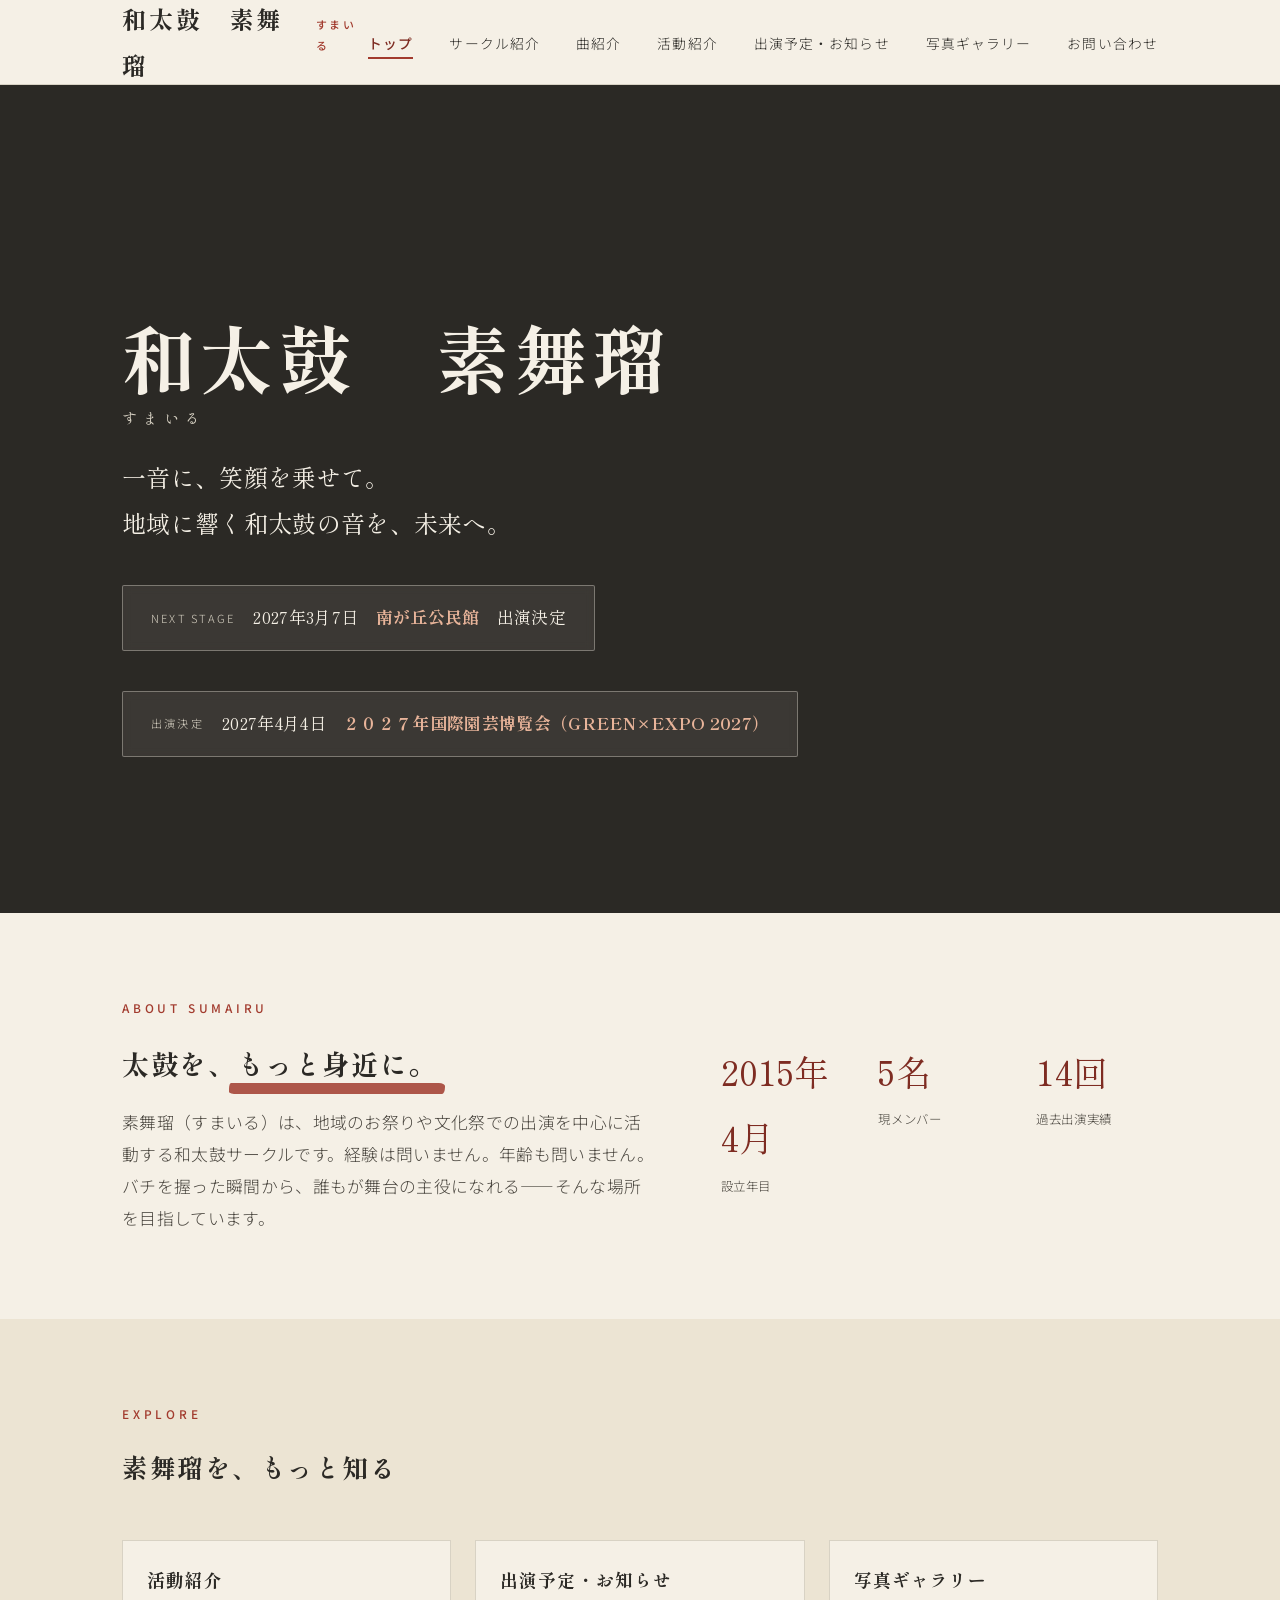
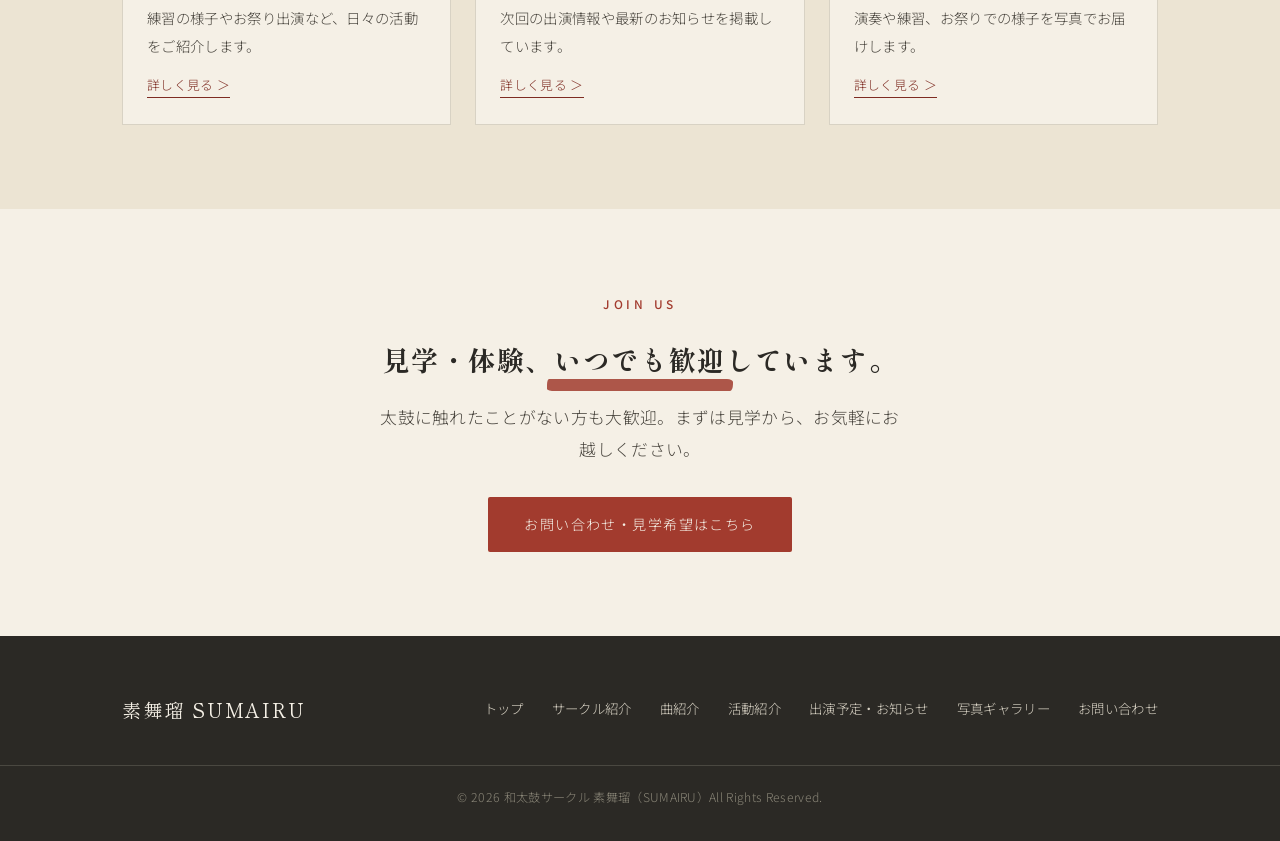
<file: index.html>
<!DOCTYPE html>
<html lang="ja">
<head>
<meta charset="UTF-8">
<meta name="viewport" content="width=device-width, initial-scale=1.0">
<title>素舞瑠（スマイル）| 和太鼓サークル</title>
<link rel="stylesheet" href="style.css">
<style>
  .hero {
    position: relative;
    min-height: 92vh;
    display: flex;
    align-items: flex-end;
    background: var(--ink);
    overflow: hidden;
  }
  .hero .photo-frame {
    position: absolute;
    inset: 0;
    border: none;
    border-radius: 0;
  }
  .hero .scrim {
    position: absolute;
    inset: 0;
    background: linear-gradient(180deg, rgba(43,41,37,0.15) 0%, rgba(43,41,37,0.55) 65%, rgba(43,41,37,0.92) 100%);
  }
  .hero-content {
    position: relative;
    z-index: 2;
    width: 100%;
    padding-bottom: 72px;
    color: var(--cream);
  }
  .hero-name {
    font-size: clamp(2.6rem, 7vw, 4.6rem);
    color: var(--cream);
    line-height: 1.15;
  }
  .hero-kana {
    display: block;
    font-size: 0.95rem;
    letter-spacing: 0.4em;
    color: var(--washi);
    margin-top: 10px;
    font-weight: 300;
  }
  .hero-copy {
    margin-top: 28px;
    font-family: 'Shippori Mincho', serif;
    font-size: clamp(1.1rem, 2.4vw, 1.5rem);
    color: var(--cream);
    max-width: 560px;
    line-height: 1.9;
  }
  .hero-next {
    margin-top: 40px;
    display: inline-flex;
    align-items: center;
    gap: 18px;
    padding: 16px 28px;
    background: rgba(245,240,230,0.08);
    border: 1px solid rgba(245,240,230,0.35);
    border-radius: 2px;
    backdrop-filter: blur(4px);
  }
  .hero-next .label {
    font-size: 0.7rem;
    letter-spacing: 0.2em;
    color: var(--washi);
  }
  .hero-next .date {
    font-family: 'Shippori Mincho', serif;
    font-size: 1.05rem;
    color: var(--cream);
  }
  .hero-next .date strong { color: #E8B49A; }

  .intro-row { display: flex; gap: 64px; align-items: flex-start; }
  .intro-row .lead-col { flex: 1.1; }
  .intro-row .num-col { flex: 0.9; display: flex; gap: 36px; }
  .stat { flex: 1; }
  .stat .figure { font-family: 'Shippori Mincho', serif; font-size: 2.2rem; color: var(--vermilion-deep); }
  .stat .cap { font-size: 0.78rem; color: var(--ink-soft); margin-top: 4px; letter-spacing: 0.05em; }
  @media (max-width: 820px) {
    .intro-row { flex-direction: column; gap: 36px; }
  }

  .teaser-grid { display: grid; grid-template-columns: repeat(3, 1fr); gap: 24px; margin-top: 48px; }
  .teaser-card { background: var(--cream); border: 1px solid var(--washi); padding: 0; }
  .teaser-card .photo-frame { height: 190px; }
  .teaser-card .tc-body { padding: 22px 24px 26px; }
  .teaser-card h3 { font-size: 1.1rem; margin-bottom: 8px; }
  .teaser-card p { font-size: 0.9rem; color: var(--ink-soft); }
  .teaser-card a.more { display: inline-block; margin-top: 14px; font-size: 0.8rem; color: var(--vermilion-deep); border-bottom: 1px solid var(--vermilion-deep); }
  @media (max-width: 760px) { .teaser-grid { grid-template-columns: 1fr; } }
</style>
</head>
<body>

<header class="site-header">
  <div class="wrap">
    <a href="index.html" class="brand">
      <span class="brand-kanji">和太鼓　素舞瑠</span>
      <span class="brand-kana">すまいる</span>
    </a>
    <button class="nav-toggle" aria-label="メニュー">☰</button>
    <nav class="main-nav">
      <ul>
        <li><a href="index.html" class="active">トップ</a></li>
        <li><a href="about.html">サークル紹介</a></li>
        <li><a href="songs.html">曲紹介</a></li>
        <li><a href="activities.html">活動紹介</a></li>
        <li><a href="schedule.html">出演予定・お知らせ</a></li>
        <li><a href="gallery.html">写真ギャラリー</a></li>
        <li><a href="contact.html">お問い合わせ</a></li>
      </ul>
    </nav>
  </div>
</header>

<section class="hero">
  <div class="scrim"></div>
  <div class="wrap hero-content">
    <h1 class="hero-name">和太鼓　素舞瑠
      <span class="hero-kana">すまいる</span>
    </h1>
    <p class="hero-copy">一音に、笑顔を乗せて。<br>地域に響く和太鼓の音を、未来へ。</p>
    <div class="hero-next">
      <span class="label">NEXT STAGE</span>
      <span class="date">2027年3月7日　<strong>南が丘公民館</strong>　出演決定</span>
    </div>
    <div class="hero-next">
      <span class="label">出演決定</span>
      <span class="date">2027年4月4日　<strong>２０２７年国際園芸博覧会（GREEN×EXPO 2027）</strong></span>
    </div>
  </div>
</section>

<section>
  <div class="wrap">
    <span class="eyebrow">About Sumairu</span>
    <div class="intro-row">
      <div class="lead-col">
        <h2 style="font-size:1.7rem; margin-bottom:18px;">太鼓を、<span class="brush">もっと身近に。</span></h2>
        <p class="lead">素舞瑠（すまいる）は、地域のお祭りや文化祭での出演を中心に活動する和太鼓サークルです。経験は問いません。年齢も問いません。バチを握った瞬間から、誰もが舞台の主役になれる――そんな場所を目指しています。</p>
      </div>
      <div class="num-col">
        <div class="stat"><div class="figure">2015年4月</div><div class="cap">設立年目</div></div>
        <div class="stat"><div class="figure">5名</div><div class="cap">現メンバー</div></div>
        <div class="stat"><div class="figure">14回</div><div class="cap">過去出演実績</div></div>
      </div>
    </div>
  </div>
</section>

<section class="alt">
  <div class="wrap">
    <span class="eyebrow">Explore</span>
    <h2 style="font-size:1.6rem;">素舞瑠を、もっと知る</h2>
    <div class="teaser-grid">
      <div class="teaser-card">
        <div class="tc-body">
          <h3>活動紹介</h3>
          <p>練習の様子やお祭り出演など、日々の活動をご紹介します。</p>
          <a class="more" href="activities.html">詳しく見る ＞</a>
        </div>
      </div>
      <div class="teaser-card">
        <div class="tc-body">
          <h3>出演予定・お知らせ</h3>
          <p>次回の出演情報や最新のお知らせを掲載しています。</p>
          <a class="more" href="schedule.html">詳しく見る ＞</a>
        </div>
      </div>
      <div class="teaser-card">
        <div class="tc-body">
          <h3>写真ギャラリー</h3>
          <p>演奏や練習、お祭りでの様子を写真でお届けします。</p>
          <a class="more" href="gallery.html">詳しく見る ＞</a>
        </div>
      </div>
    </div>
  </div>
</section>

<section>
  <div class="wrap text-center">
    <span class="eyebrow">Join Us</span>
    <h2 style="font-size:1.7rem; margin-bottom:16px;">見学・体験、<span class="brush">いつでも歓迎</span>しています。</h2>
    <p class="lead" style="max-width:520px; margin:0 auto 32px;">太鼓に触れたことがない方も大歓迎。まずは見学から、お気軽にお越しください。</p>
    <a href="contact.html" class="btn">お問い合わせ・見学希望はこちら</a>
  </div>
</section>

<footer>
  <div class="wrap">
    <div>
      <div class="f-brand">素舞瑠 SUMAIRU</div>
    </div>
    <nav>
      <ul>
        <li><a href="index.html">トップ</a></li>
        <li><a href="about.html">サークル紹介</a></li>
        <li><a href="songs.html">曲紹介</a></li>
        <li><a href="activities.html">活動紹介</a></li>
        <li><a href="schedule.html">出演予定・お知らせ</a></li>
        <li><a href="gallery.html">写真ギャラリー</a></li>
        <li><a href="contact.html">お問い合わせ</a></li>
      </ul>
    </nav>
  </div>
  <div class="f-bottom">&copy; 2026 和太鼓サークル 素舞瑠（SUMAIRU）All Rights Reserved.</div>
</footer>

<script>
  document.querySelector('.nav-toggle').addEventListener('click', () => {
    document.querySelector('.main-nav').classList.toggle('open');
  });
</script>
</body>
</html>
</file>
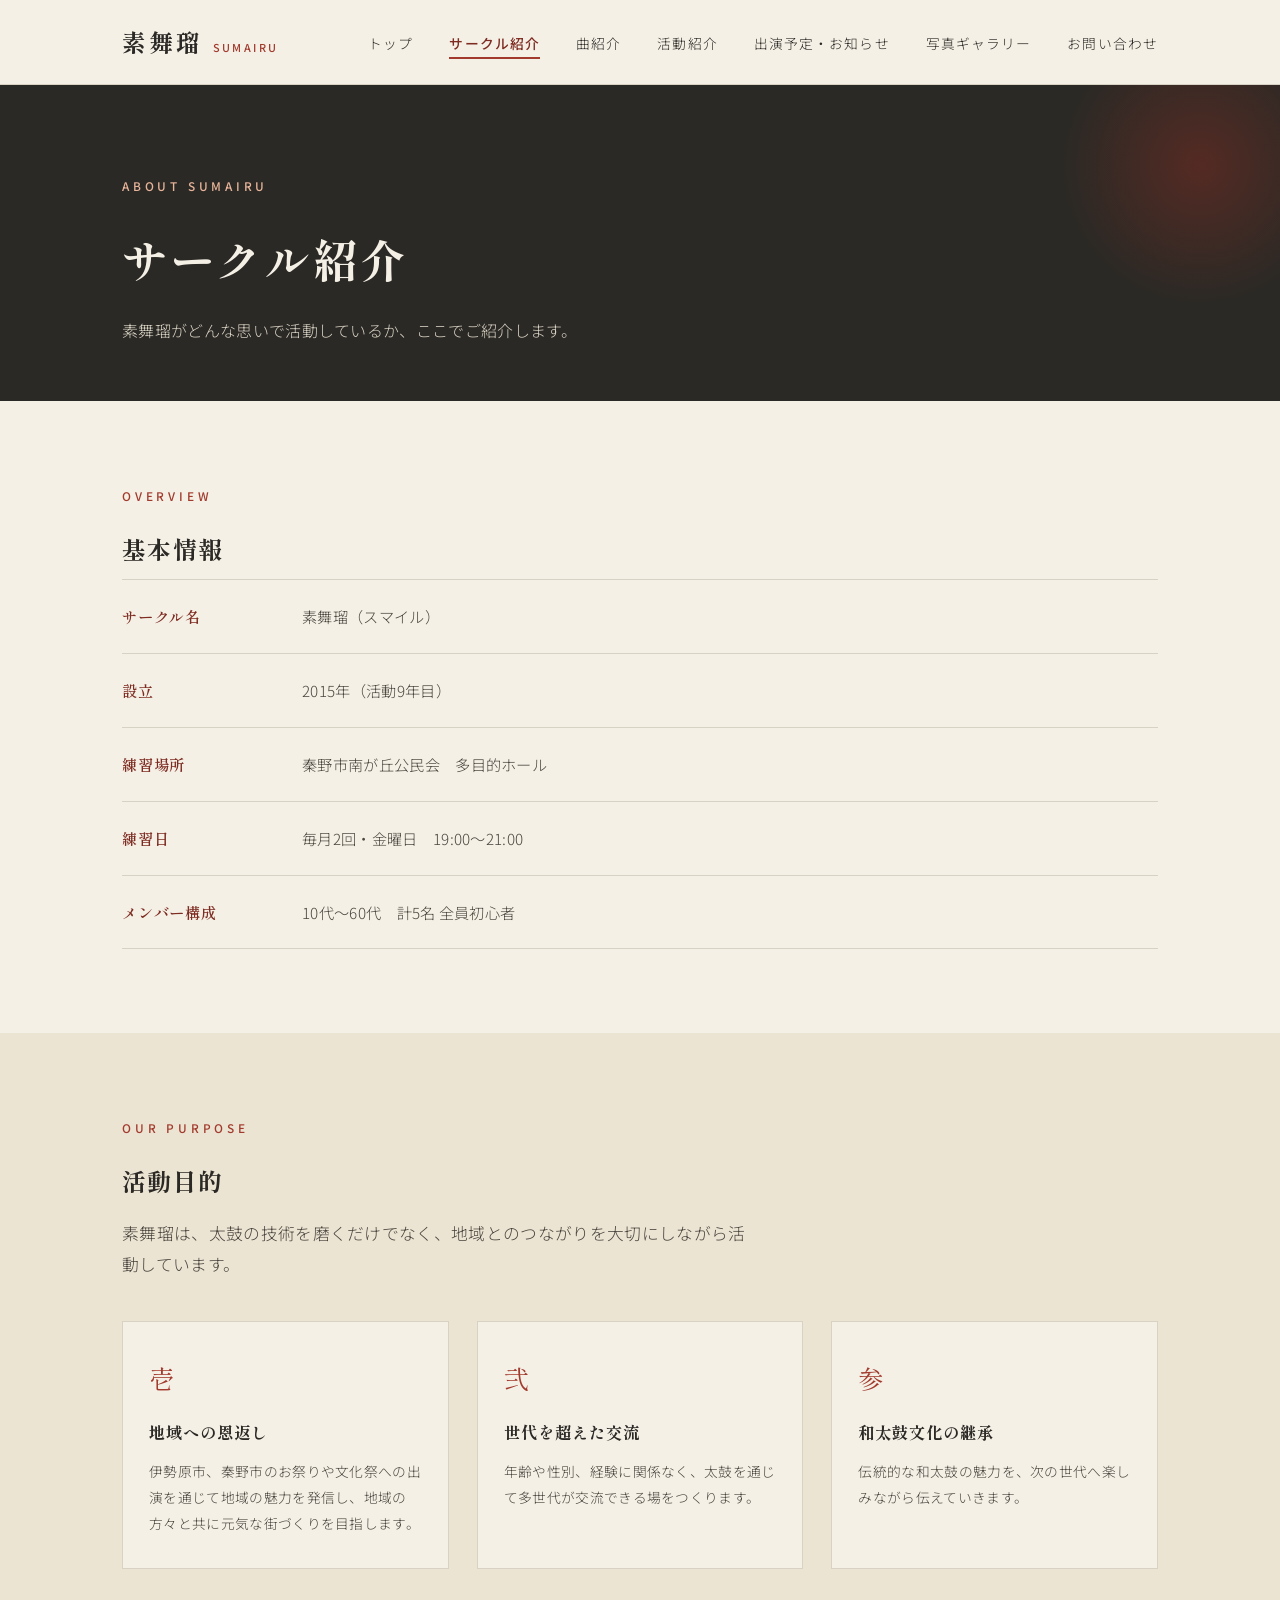
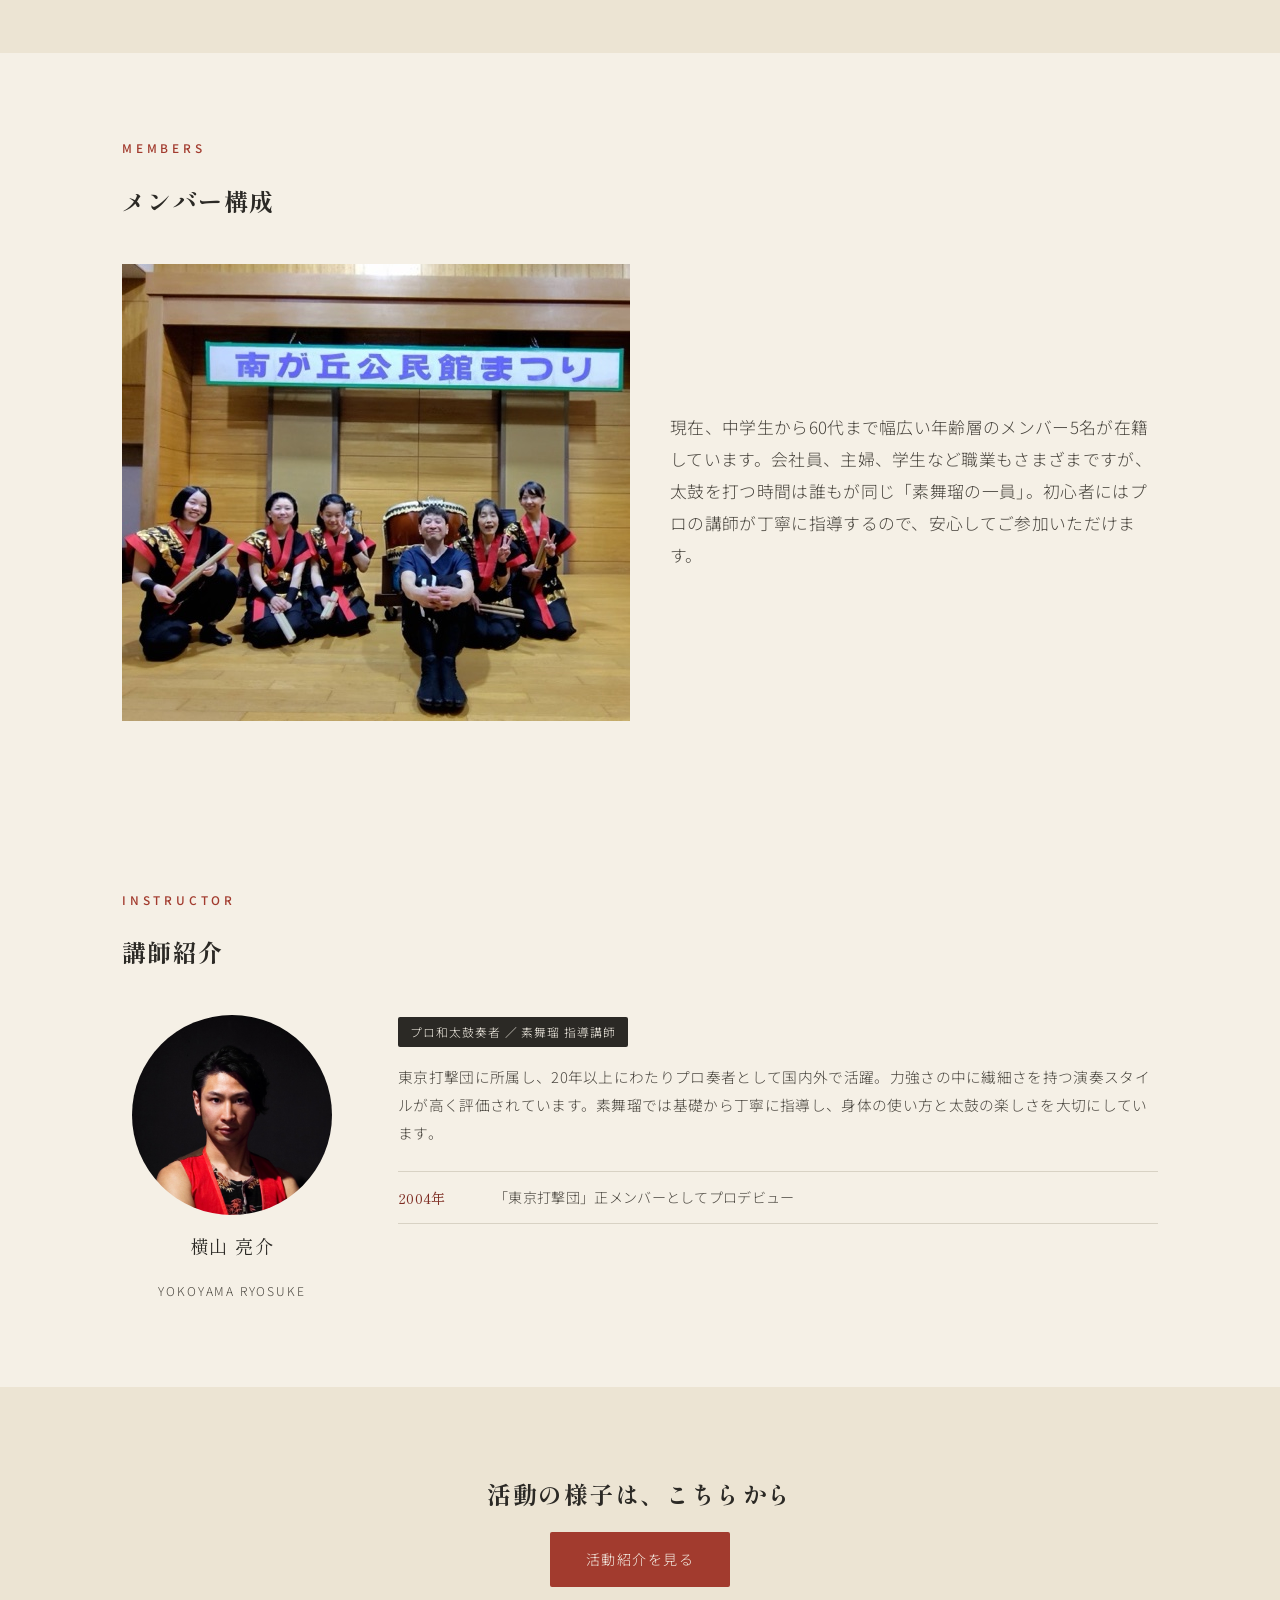
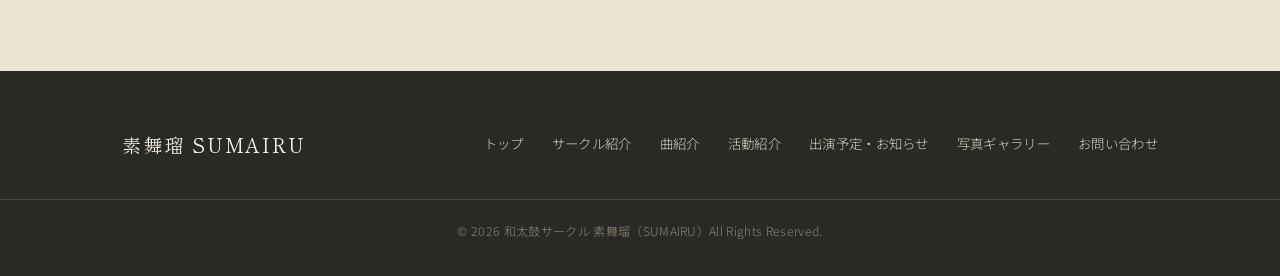
<file: about.html>
<!DOCTYPE html>
<html lang="ja">
<head>
<meta charset="UTF-8">
<meta name="viewport" content="width=device-width, initial-scale=1.0">
<title>サークル紹介 | 素舞瑠（スマイル）</title>
<link rel="stylesheet" href="style.css">
<style>
  .info-table {
    width: 100%;
    border-collapse: collapse;
    margin-top: 8px;
  }
  .info-table tr { border-bottom: 1px solid var(--washi); }
  .info-table tr:first-child { border-top: 1px solid var(--washi); }
  .info-table th, .info-table td {
    text-align: left;
    padding: 22px 0;
    vertical-align: top;
  }
  .info-table th {
    width: 180px;
    font-family: 'Shippori Mincho', serif;
    font-weight: 600;
    font-size: 0.95rem;
    color: var(--vermilion-deep);
    letter-spacing: 0.05em;
  }
  .info-table td { font-size: 0.95rem; color: var(--ink-soft); }

  .purpose-grid { display: grid; grid-template-columns: repeat(3,1fr); gap: 28px; margin-top: 40px; }
  .purpose-card {
    background: var(--cream);
    border: 1px solid var(--washi);
    padding: 32px 26px;
  }
  .purpose-card .ji { font-family:'Shippori Mincho', serif; font-size: 1.6rem; color: var(--vermilion); margin-bottom: 14px; display:block; }
  .purpose-card h3 { font-size: 1.02rem; margin-bottom: 10px; }
  .purpose-card p { font-size: 0.86rem; color: var(--ink-soft); }
  @media (max-width: 760px) { .purpose-grid { grid-template-columns: 1fr; } }

  .member-row { display: flex; gap: 40px; align-items: center; margin-top: 40px; }
  .member-row .photo-frame { flex: 1; height: 280px; }
  .member-row .m-text { flex: 1; }
  @media (max-width: 760px) { .member-row { flex-direction: column; } }

  /* 講師紹介 */
  .instructor-wrap {
    display: flex;
    gap: 56px;
    align-items: flex-start;
    margin-top: 40px;
  }
  .instructor-photo {
    flex: 0 0 220px;
    display: flex;
    flex-direction: column;
    align-items: center;
    gap: 14px;
  }
  .instructor-photo .photo-frame {
    width: 200px;
    height: 200px;
    border-radius: 50%;
  }
  .instructor-photo .i-name {
    font-family: 'Shippori Mincho', serif;
    font-size: 1.15rem;
    text-align: center;
    letter-spacing: 0.08em;
  }
  .instructor-photo .i-name-kana {
    font-size: 0.76rem;
    color: var(--ink-soft);
    letter-spacing: 0.15em;
    text-align: center;
    margin-top: 2px;
  }
  .instructor-detail { flex: 1; }
  .instructor-detail .i-title {
    display: inline-block;
    font-size: 0.74rem;
    letter-spacing: 0.08em;
    padding: 4px 12px;
    background: var(--ink);
    color: var(--cream);
    border-radius: 2px;
    margin-bottom: 16px;
  }
  .instructor-detail p { font-size: 0.92rem; color: var(--ink-soft); margin-bottom: 24px; }
  .career-list { list-style: none; padding: 0; }
  .career-list li {
    display: flex;
    gap: 16px;
    padding: 12px 0;
    border-bottom: 1px solid var(--washi);
    font-size: 0.88rem;
  }
  .career-list li:first-child { border-top: 1px solid var(--washi); }
  .career-list .c-year {
    flex: 0 0 80px;
    font-family: 'Shippori Mincho', serif;
    color: var(--vermilion-deep);
    font-size: 0.9rem;
  }
  .career-list .c-text { color: var(--ink-soft); }
  @media (max-width: 760px) {
    .instructor-wrap { flex-direction: column; gap: 32px; }
    .instructor-photo { flex: none; width: 100%; }
  }
</style>
</head>
<body>

<header class="site-header">
  <div class="wrap">
    <a href="index.html" class="brand">
      <span class="brand-kanji">素舞瑠</span>
      <span class="brand-kana">SUMAIRU</span>
    </a>
    <button class="nav-toggle" aria-label="メニュー">☰</button>
    <nav class="main-nav">
      <ul>
        <li><a href="index.html">トップ</a></li>
        <li><a href="about.html" class="active">サークル紹介</a></li>
        <li><a href="songs.html">曲紹介</a></li>
        <li><a href="activities.html">活動紹介</a></li>
        <li><a href="schedule.html">出演予定・お知らせ</a></li>
        <li><a href="gallery.html">写真ギャラリー</a></li>
        <li><a href="contact.html">お問い合わせ</a></li>
      </ul>
    </nav>
  </div>
</header>

<section class="page-hero">
  <div class="wrap">
    <span class="eyebrow" style="color:#E8B49A;">About Sumairu</span>
    <h1>サークル紹介</h1>
    <p>素舞瑠がどんな思いで活動しているか、ここでご紹介します。</p>
  </div>
</section>

<section>
  <div class="wrap">
    <span class="eyebrow">Overview</span>
    <h2 style="font-size:1.5rem; margin-bottom:8px;">基本情報</h2>
    <table class="info-table">
      <tr><th>サークル名</th><td>素舞瑠（スマイル）</td></tr>
      <tr><th>設立</th><td>2015年（活動9年目）</td></tr>
      <tr><th>練習場所</th><td>秦野市南が丘公民会　多目的ホール</td></tr>
      <tr><th>練習日</th><td>毎月2回・金曜日　19:00〜21:00</td></tr>
      <tr><th>メンバー構成</th><td>10代〜60代　計5名 全員初心者</td></tr>
    </table>
  </div>
</section>

<section class="alt">
  <div class="wrap">
    <span class="eyebrow">Our Purpose</span>
    <h2 style="font-size:1.5rem;">活動目的</h2>
    <p class="lead" style="max-width:640px; margin-top:14px;">素舞瑠は、太鼓の技術を磨くだけでなく、地域とのつながりを大切にしながら活動しています。</p>
    <div class="purpose-grid">
      <div class="purpose-card">
        <span class="ji">壱</span>
        <h3>地域への恩返し</h3>
        <p>伊勢原市、秦野市のお祭りや文化祭への出演を通じて地域の魅力を発信し、地域の方々と共に元気な街づくりを目指します。</p>
      </div>
      <div class="purpose-card">
        <span class="ji">弐</span>
        <h3>世代を超えた交流</h3>
        <p>年齢や性別、経験に関係なく、太鼓を通じて多世代が交流できる場をつくります。</p>
      </div>
      <div class="purpose-card">
        <span class="ji">参</span>
        <h3>和太鼓文化の継承</h3>
        <p>伝統的な和太鼓の魅力を、次の世代へ楽しみながら伝えていきます。</p>
      </div>
    </div>
  </div>
</section>

<section>
  <div class="wrap">
    <span class="eyebrow">Members</span>
    <h2 style="font-size:1.5rem;">メンバー構成</h2>
    <div class="member-row">
      <img src ="images/syuugou.JPG" alt="集合写真">
      <div class="m-text">
        <p class="lead">現在、中学生から60代まで幅広い年齢層のメンバー5名が在籍しています。会社員、主婦、学生など職業もさまざまですが、太鼓を打つ時間は誰もが同じ「素舞瑠の一員」。初心者にはプロの講師が丁寧に指導するので、安心してご参加いただけます。</p>
      </div>
    </div>
  </div>
</section>

<section>
  <div class="wrap">
    <span class="eyebrow">Instructor</span>
    <h2 style="font-size:1.5rem;">講師紹介</h2>
    <div class="instructor-wrap">
      <div class="instructor-photo">
        <img src="images/yokoyama.JPG" alt="講師写真" style="width:200px; height:200px; object-fit:cover; object-position:top; border-radius:50%; display:block; margin:0 auto;">
        <div class="i-name">横山 亮介</div>
        <div class="i-name-kana">YOKOYAMA RYOSUKE</div>
      </div>
      <div class="instructor-detail">
        <span class="i-title">プロ和太鼓奏者 ／ 素舞瑠 指導講師</span>
        <p>東京打撃団に所属し、20年以上にわたりプロ奏者として国内外で活躍。力強さの中に繊細さを持つ演奏スタイルが高く評価されています。素舞瑠では基礎から丁寧に指導し、身体の使い方と太鼓の楽しさを大切にしています。</p>
        <ul class="career-list">
          <li><span class="c-year">2004年</span><span class="c-text">「東京打撃団」正メンバーとしてプロデビュー</span></li>
        </ul>
      </div>
    </div>
  </div>
</section>

<section class="alt text-center">
  <div class="wrap">
    <h2 style="font-size:1.5rem; margin-bottom:16px;">活動の様子は、<span class="brush">こちら</span>から</h2>
    <a href="activities.html" class="btn">活動紹介を見る</a>
  </div>
</section>

<footer>
  <div class="wrap">
    <div><div class="f-brand">素舞瑠 SUMAIRU</div></div>
    <nav>
      <ul>
        <li><a href="index.html">トップ</a></li>
        <li><a href="about.html">サークル紹介</a></li>
        <li><a href="songs.html">曲紹介</a></li>
        <li><a href="activities.html">活動紹介</a></li>
        <li><a href="schedule.html">出演予定・お知らせ</a></li>
        <li><a href="gallery.html">写真ギャラリー</a></li>
        <li><a href="contact.html">お問い合わせ</a></li>
      </ul>
    </nav>
  </div>
  <div class="f-bottom">&copy; 2026 和太鼓サークル 素舞瑠（SUMAIRU）All Rights Reserved.</div>
</footer>

<script>
  document.querySelector('.nav-toggle').addEventListener('click', () => {
    document.querySelector('.main-nav').classList.toggle('open');
  });
</script>
</body>
</html>
</file>
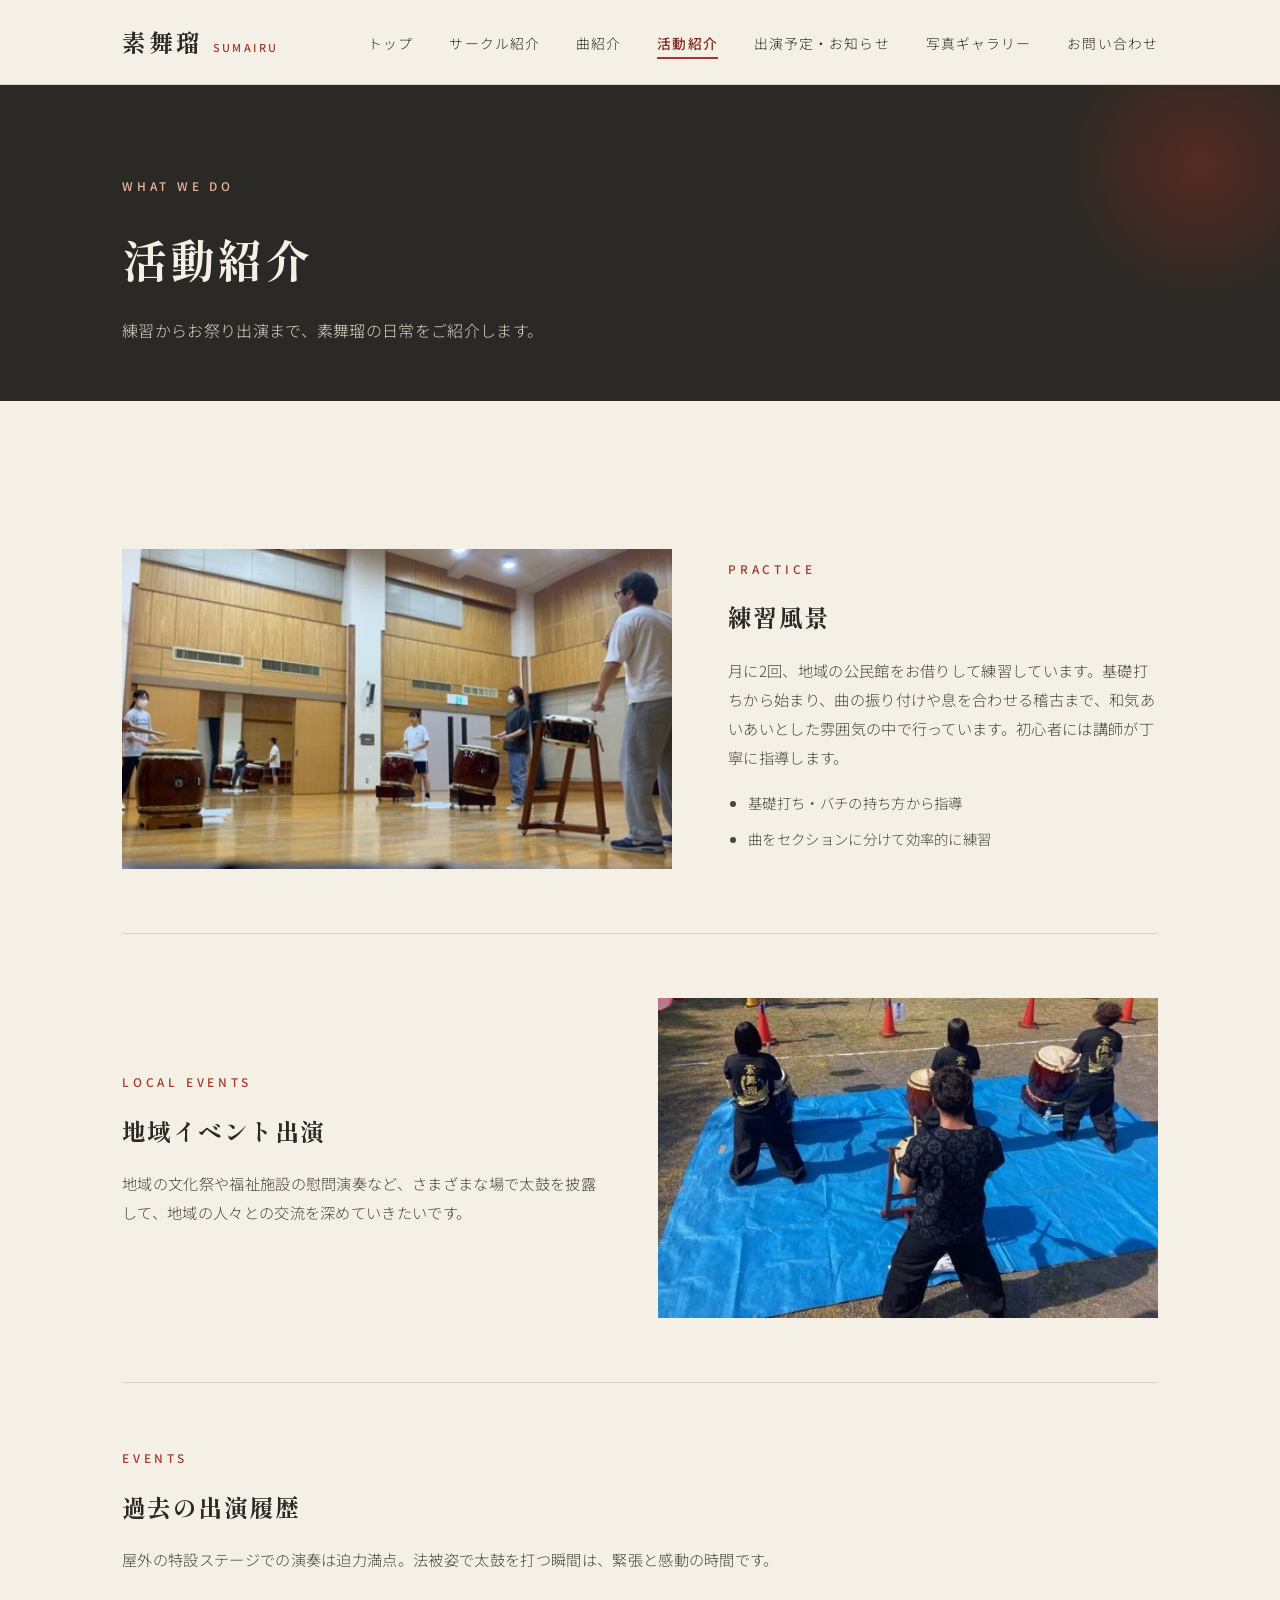
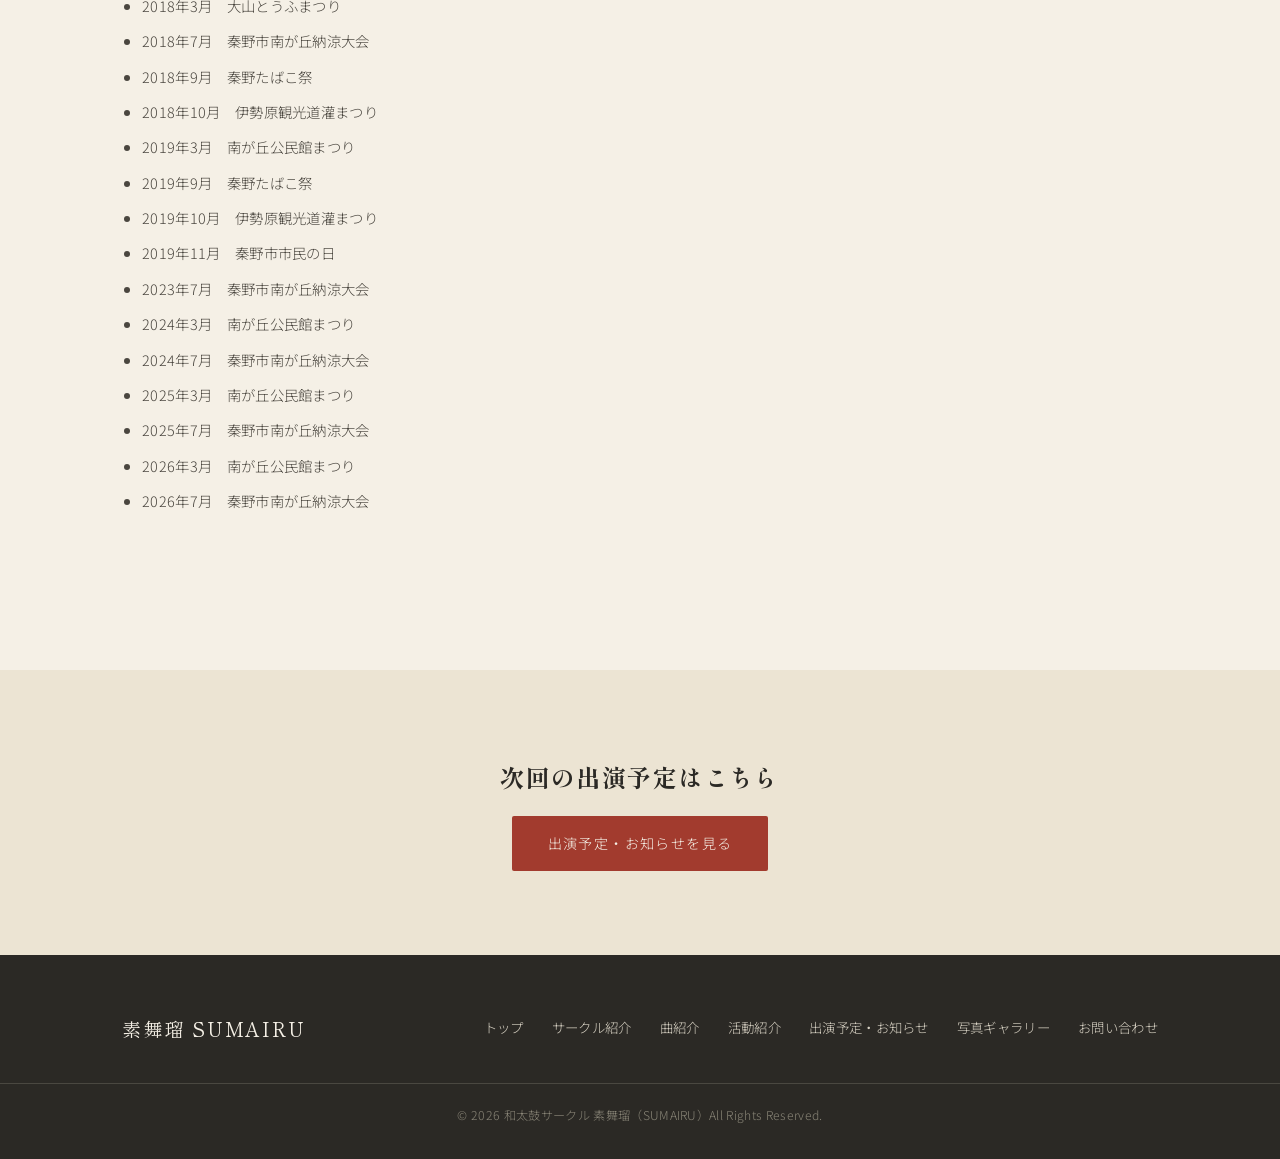
<file: activities.html>
<!DOCTYPE html>
<html lang="ja">
<head>
<meta charset="UTF-8">
<meta name="viewport" content="width=device-width, initial-scale=1.0">
<title>活動紹介 | 素舞瑠（スマイル）</title>
<link rel="stylesheet" href="style.css">
<style>
  .act-block {
    display: flex;
    gap: 56px;
    align-items: center;
    padding: 64px 0;
    border-bottom: 1px solid var(--washi);
  }
  .act-block:last-child { border-bottom: none; }
  .act-block.reverse { flex-direction: row-reverse; }
  .act-block .photo-frame { flex: 1; height: 320px; }
  .act-block .act-text { flex: 1; }
  .act-text .eyebrow { margin-bottom: 14px; }
  .act-text h2 { font-size: 1.5rem; margin-bottom: 16px; }
  .act-text p { color: var(--ink-soft); font-size: 0.95rem; }
  .act-text ul { margin-top: 18px; padding-left: 20px; color: var(--ink-soft); font-size: 0.9rem; }
  .act-text li { margin-bottom: 8px; }
  @media (max-width: 820px) {
    .act-block, .act-block.reverse { flex-direction: column; gap: 28px; }
    .act-block { padding: 48px 0; }
  }
</style>
</head>
<body>

<header class="site-header">
  <div class="wrap">
    <a href="index.html" class="brand">
      <span class="brand-kanji">素舞瑠</span>
      <span class="brand-kana">SUMAIRU</span>
    </a>
    <button class="nav-toggle" aria-label="メニュー">☰</button>
    <nav class="main-nav">
      <ul>
        <li><a href="index.html">トップ</a></li>
        <li><a href="about.html">サークル紹介</a></li>
        <li><a href="songs.html">曲紹介</a></li>
        <li><a href="activities.html" class="active">活動紹介</a></li>
        <li><a href="schedule.html">出演予定・お知らせ</a></li>
        <li><a href="gallery.html">写真ギャラリー</a></li>
        <li><a href="contact.html">お問い合わせ</a></li>
      </ul>
    </nav>
  </div>
</header>

<section class="page-hero">
  <div class="wrap">
    <span class="eyebrow" style="color:#E8B49A;">What We Do</span>
    <h1>活動紹介</h1>
    <p>練習からお祭り出演まで、素舞瑠の日常をご紹介します。</p>
  </div>
</section>

<section>
  <div class="wrap">

    <div class="act-block">
      <img src="images/rensyuu.JPG" alt="練習風景" style="width:550px; height:320px; object-fit:cover;">
      <div class="act-text">
        <span class="eyebrow">Practice</span>
        <h2>練習風景</h2>
        <p>月に2回、地域の公民館をお借りして練習しています。基礎打ちから始まり、曲の振り付けや息を合わせる稽古まで、和気あいあいとした雰囲気の中で行っています。初心者には講師が丁寧に指導します。</p>
        <ul>
          <li>基礎打ち・バチの持ち方から指導</li>
          <li>曲をセクションに分けて効率的に練習</li>
        </ul>
      </div>
    </div>

    <div class="act-block reverse">
      <img src="images/noryou.JPG" alt="納涼大会" style="width: 500px; height: 320px; object-fit:cover;">
      <div class="act-text">
        <span class="eyebrow">Local Events</span>
        <h2>地域イベント出演</h2>
        <p>地域の文化祭や福祉施設の慰問演奏など、さまざまな場で太鼓を披露して、地域の人々との交流を深めていきたいです。</p>
        <ul>
        </ul>
      </div>
    </div>

    <div class="act-block">
      <div class="act-text">
        <span class="eyebrow">Events</span>
        <h2>過去の出演履歴</h2>
        <p>屋外の特設ステージでの演奏は迫力満点。法被姿で太鼓を打つ瞬間は、緊張と感動の時間です。</p>
        <ul>
          <li>2018年3月　大山とうふまつり</li>
          <li>2018年7月　秦野市南が丘納涼大会</li>
          <li>2018年9月　秦野たばこ祭</li>
          <li>2018年10月　伊勢原観光道灌まつり</li>
          <li>2019年3月　南が丘公民館まつり</li>
          <li>2019年9月　秦野たばこ祭</li>
          <li>2019年10月　伊勢原観光道灌まつり</li>
          <li>2019年11月　秦野市市民の日</li>
          <li>2023年7月　秦野市南が丘納涼大会</li>
          <li>2024年3月　南が丘公民館まつり</li>
          <li>2024年7月　秦野市南が丘納涼大会</li>
          <li>2025年3月　南が丘公民館まつり</li>
          <li>2025年7月　秦野市南が丘納涼大会</li>
          <li>2026年3月　南が丘公民館まつり　</li>
          <li>2026年7月　秦野市南が丘納涼大会</li>
        </ul>
      </div>
    </div>

  </div>
</section>

<section class="alt text-center">
  <div class="wrap">
    <h2 style="font-size:1.5rem; margin-bottom:16px;">次回の出演予定は<span class="brush">こちら</span></h2>
    <a href="schedule.html" class="btn">出演予定・お知らせを見る</a>
  </div>
</section>

<footer>
  <div class="wrap">
    <div><div class="f-brand">素舞瑠 SUMAIRU</div></div>
    <nav>
      <ul>
        <li><a href="index.html">トップ</a></li>
        <li><a href="about.html">サークル紹介</a></li>
        <li><a href="songs.html">曲紹介</a></li>
        <li><a href="activities.html">活動紹介</a></li>
        <li><a href="schedule.html">出演予定・お知らせ</a></li>
        <li><a href="gallery.html">写真ギャラリー</a></li>
        <li><a href="contact.html">お問い合わせ</a></li>
      </ul>
    </nav>
  </div>
  <div class="f-bottom">&copy; 2026 和太鼓サークル 素舞瑠（SUMAIRU）All Rights Reserved.</div>
</footer>

<script>
  document.querySelector('.nav-toggle').addEventListener('click', () => {
    document.querySelector('.main-nav').classList.toggle('open');
  });
</script>
</body>
</html>
</file>
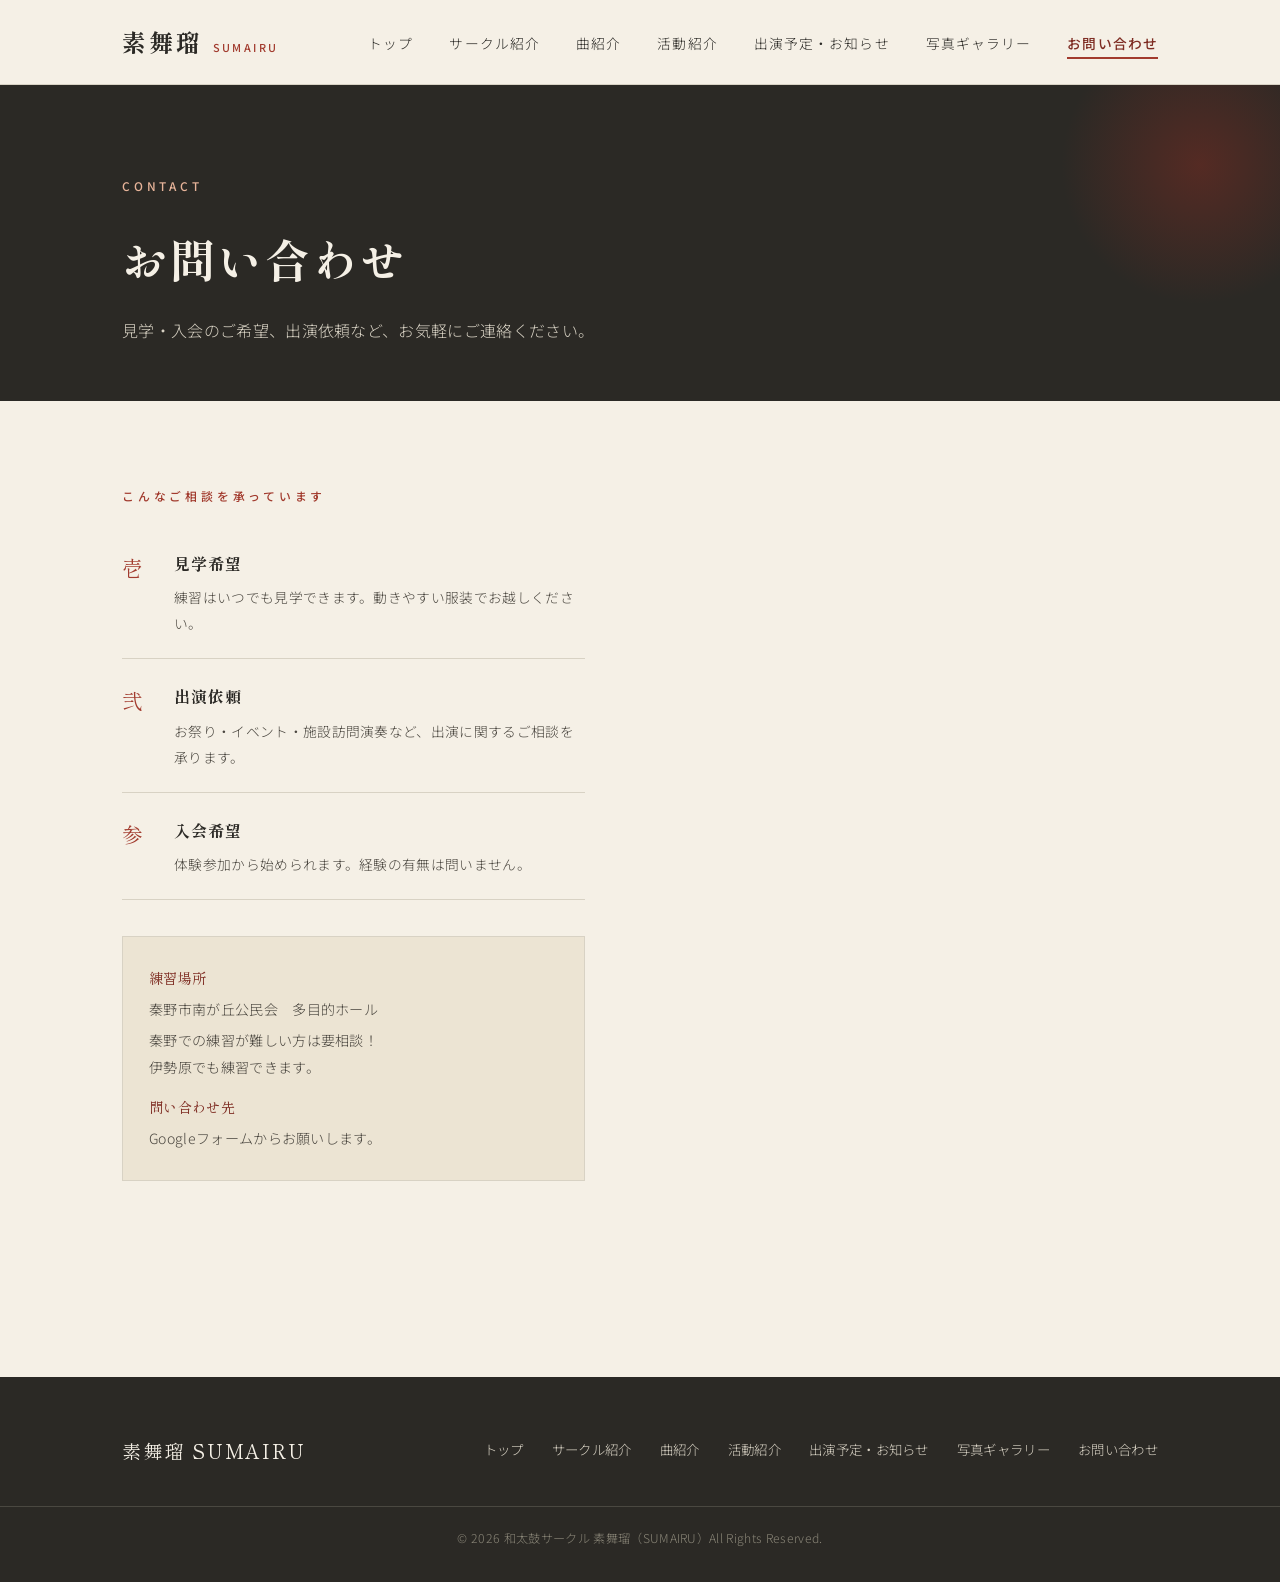
<file: contact.html>
<!DOCTYPE html>
<html lang="ja">
<head>
<meta charset="UTF-8">
<meta name="viewport" content="width=device-width, initial-scale=1.0">
<title>お問い合わせ | 素舞瑠（スマイル）</title>
<link rel="stylesheet" href="style.css">
<style>
  .contact-layout { display: grid; grid-template-columns: 1fr 1.1fr; gap: 64px; align-items: start; }
  @media (max-width: 860px) { .contact-layout { grid-template-columns: 1fr; gap: 40px; } }

  .reason-card {
    display: flex;
    gap: 16px;
    padding: 22px 0;
    border-bottom: 1px solid var(--washi);
  }
  .reason-card:first-child { border-top: 1px solid var(--washi); }
  .reason-card .ji { font-family:'Shippori Mincho', serif; font-size: 1.3rem; color: var(--vermilion); flex: 0 0 36px; }
  .reason-card h3 { font-size: 1rem; margin-bottom: 6px; }
  .reason-card p { font-size: 0.86rem; color: var(--ink-soft); }

  form { margin-top: 8px; }
  .field { margin-bottom: 22px; }
  .field label {
    display: block;
    font-size: 0.84rem;
    margin-bottom: 8px;
    color: var(--ink);
    letter-spacing: 0.04em;
  }
  .field label .req { color: var(--vermilion); font-size: 0.74rem; margin-left: 6px; }
  .field input[type="text"],
  .field input[type="email"],
  .field input[type="tel"],
  .field select,
  .field textarea {
    width: 100%;
    padding: 13px 14px;
    border: 1px solid var(--washi);
    background: var(--cream);
    font-family: 'Noto Sans JP', sans-serif;
    font-size: 0.92rem;
    color: var(--ink);
    border-radius: 2px;
  }
  .field textarea { min-height: 130px; resize: vertical; }
  .field input:focus, .field select:focus, .field textarea:focus {
    outline: none;
    border-color: var(--vermilion);
  }
  .radio-group { display: flex; flex-wrap: wrap; gap: 14px; }
  .radio-group label {
    display: flex;
    align-items: center;
    gap: 8px;
    font-size: 0.86rem;
    padding: 10px 16px;
    border: 1px solid var(--washi);
    border-radius: 2px;
    cursor: pointer;
    margin-bottom: 0;
  }
  .radio-group input { accent-color: var(--vermilion); }

  .submit-row { margin-top: 32px; }
  .form-note { font-size: 0.78rem; color: var(--ink-soft); margin-top: 14px; }

  .contact-info {
    background: var(--cream-deep);
    border: 1px solid var(--washi);
    padding: 28px 26px;
    margin-top: 36px;
    font-size: 0.88rem;
  }
  .contact-info dt { color: var(--vermilion-deep); font-family:'Shippori Mincho', serif; margin-top: 14px; }
  .contact-info dt:first-child { margin-top: 0; }
  .contact-info dd { color: var(--ink-soft); margin-top: 4px; }
</style>
</head>
<body>

<header class="site-header">
  <div class="wrap">
    <a href="index.html" class="brand">
      <span class="brand-kanji">素舞瑠</span>
      <span class="brand-kana">SUMAIRU</span>
    </a>
    <button class="nav-toggle" aria-label="メニュー">☰</button>
    <nav class="main-nav">
      <ul>
        <li><a href="index.html">トップ</a></li>
        <li><a href="about.html">サークル紹介</a></li>
        <li><a href="songs.html">曲紹介</a></li>
        <li><a href="activities.html">活動紹介</a></li>
        <li><a href="schedule.html">出演予定・お知らせ</a></li>
        <li><a href="gallery.html">写真ギャラリー</a></li>
        <li><a href="contact.html" class="active">お問い合わせ</a></li>
      </ul>
    </nav>
  </div>
</header>

<section class="page-hero">
  <div class="wrap">
    <span class="eyebrow" style="color:#E8B49A;">Contact</span>
    <h1>お問い合わせ</h1>
    <p>見学・入会のご希望、出演依頼など、お気軽にご連絡ください。</p>
  </div>
</section>

<section>
  <div class="wrap contact-layout">

    <div>
      <span class="eyebrow">こんなご相談を承っています</span>
      <div class="reason-card">
        <span class="ji">壱</span>
        <div><h3>見学希望</h3><p>練習はいつでも見学できます。動きやすい服装でお越しください。</p></div>
      </div>
      <div class="reason-card">
        <span class="ji">弐</span>
        <div><h3>出演依頼</h3><p>お祭り・イベント・施設訪問演奏など、出演に関するご相談を承ります。</p></div>
      </div>
      <div class="reason-card">
        <span class="ji">参</span>
        <div><h3>入会希望</h3><p>体験参加から始められます。経験の有無は問いません。</p></div>
      </div>

      <div class="contact-info">
        <dl>
          <dt>練習場所</dt>
          <dd>秦野市南が丘公民会　多目的ホール</dd>
          <dd>秦野での練習が難しい方は要相談！<br>伊勢原でも練習できます。</dd>
          <dt>問い合わせ先</dt>
          <dd>Googleフォームからお願いします。</dd>
        </dl>
      </div>
    </div>

    <div>
      <iframe src="https://docs.google.com/forms/d/e/1FAIpQLSfmE0cjT_CGpLJSIu_R0sZmb_xnp17gyN9EtxqwufN7ll-UkA/viewform?embedded=true" width="700" height="800" frameborder="0" marginheight="0" marginwidth="0" style="max-width:100%;">読み込んでいます…</iframe>
    </div>

  </div>
</section>

<footer>
  <div class="wrap">
    <div><div class="f-brand">素舞瑠 SUMAIRU</div></div>
    <nav>
      <ul>
        <li><a href="index.html">トップ</a></li>
        <li><a href="about.html">サークル紹介</a></li>
        <li><a href="songs.html">曲紹介</a></li>
        <li><a href="activities.html">活動紹介</a></li>
        <li><a href="schedule.html">出演予定・お知らせ</a></li>
        <li><a href="gallery.html">写真ギャラリー</a></li>
        <li><a href="contact.html">お問い合わせ</a></li>
      </ul>
    </nav>
  </div>
  <div class="f-bottom">&copy; 2026 和太鼓サークル 素舞瑠（SUMAIRU）All Rights Reserved.</div>
</footer>

<script>
  document.querySelector('.nav-toggle').addEventListener('click', () => {
    document.querySelector('.main-nav').classList.toggle('open');
  });

</script>
</body>
</html>
</file>
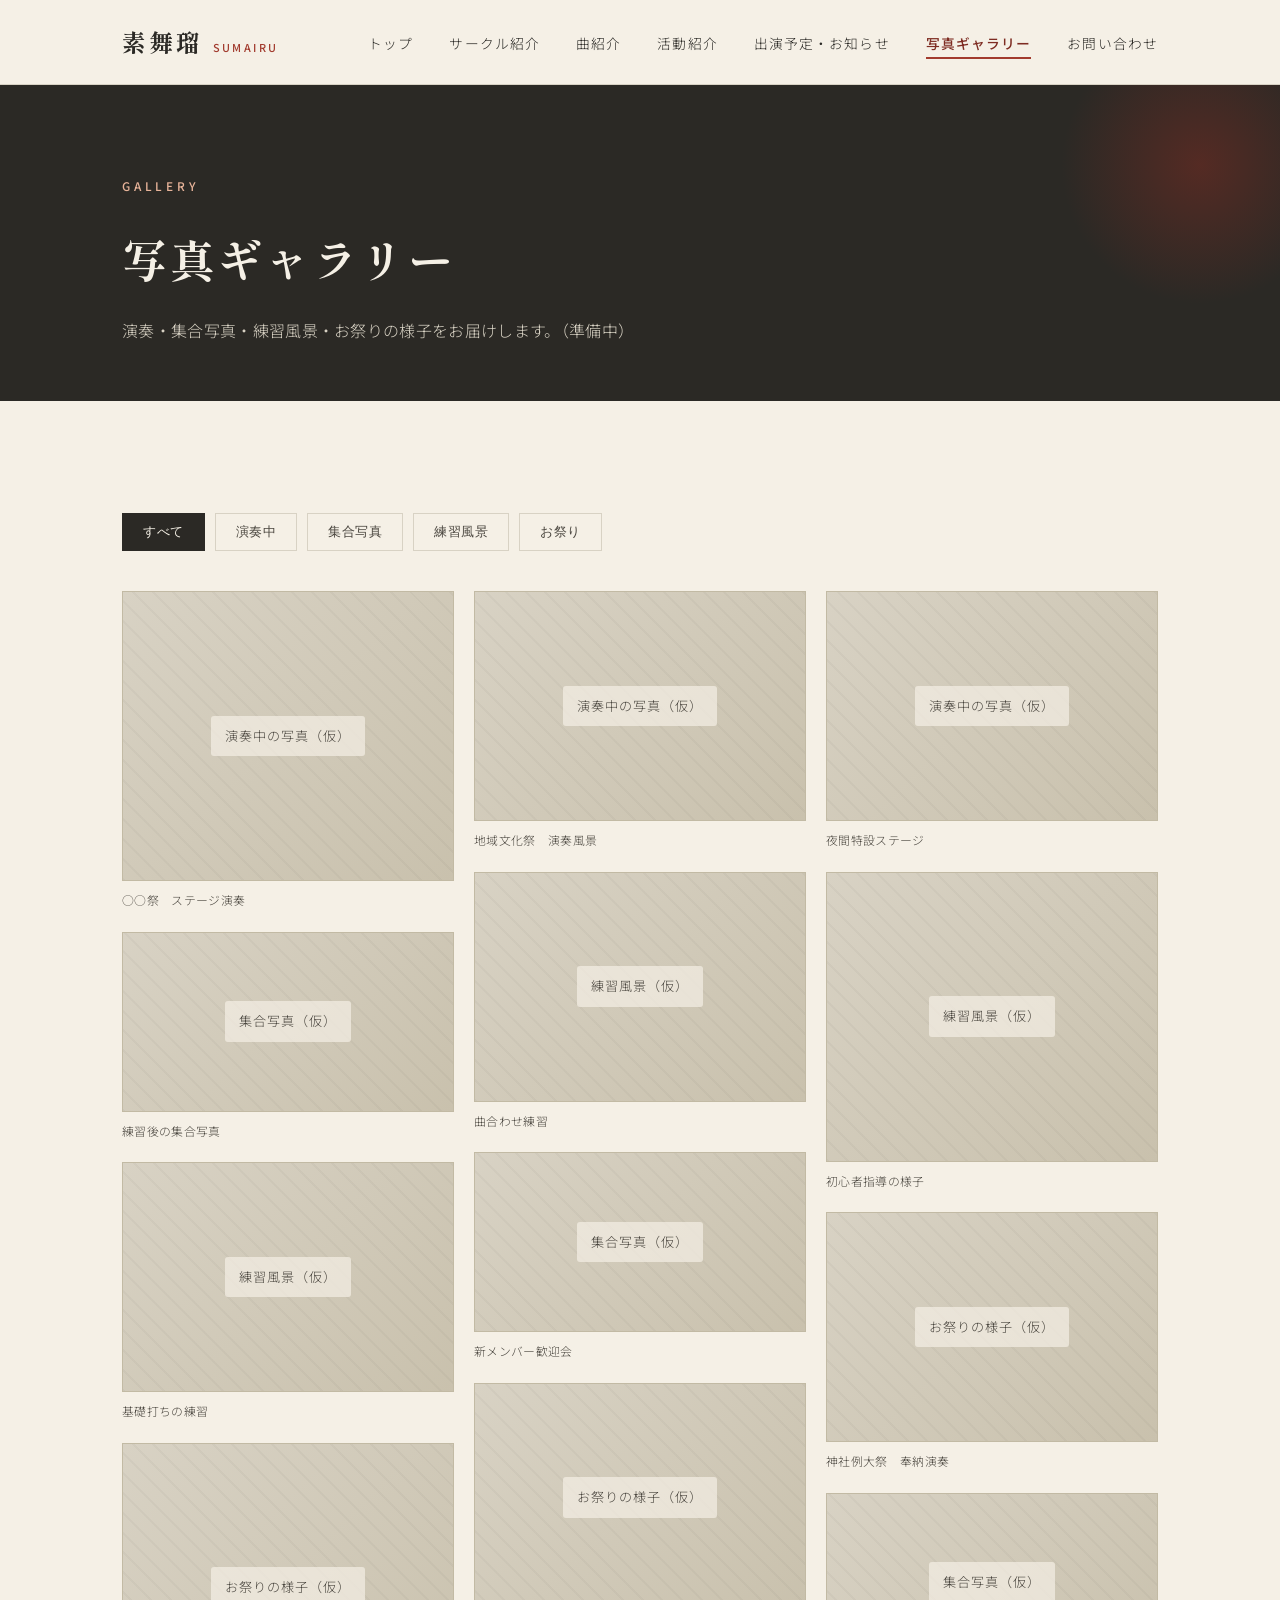
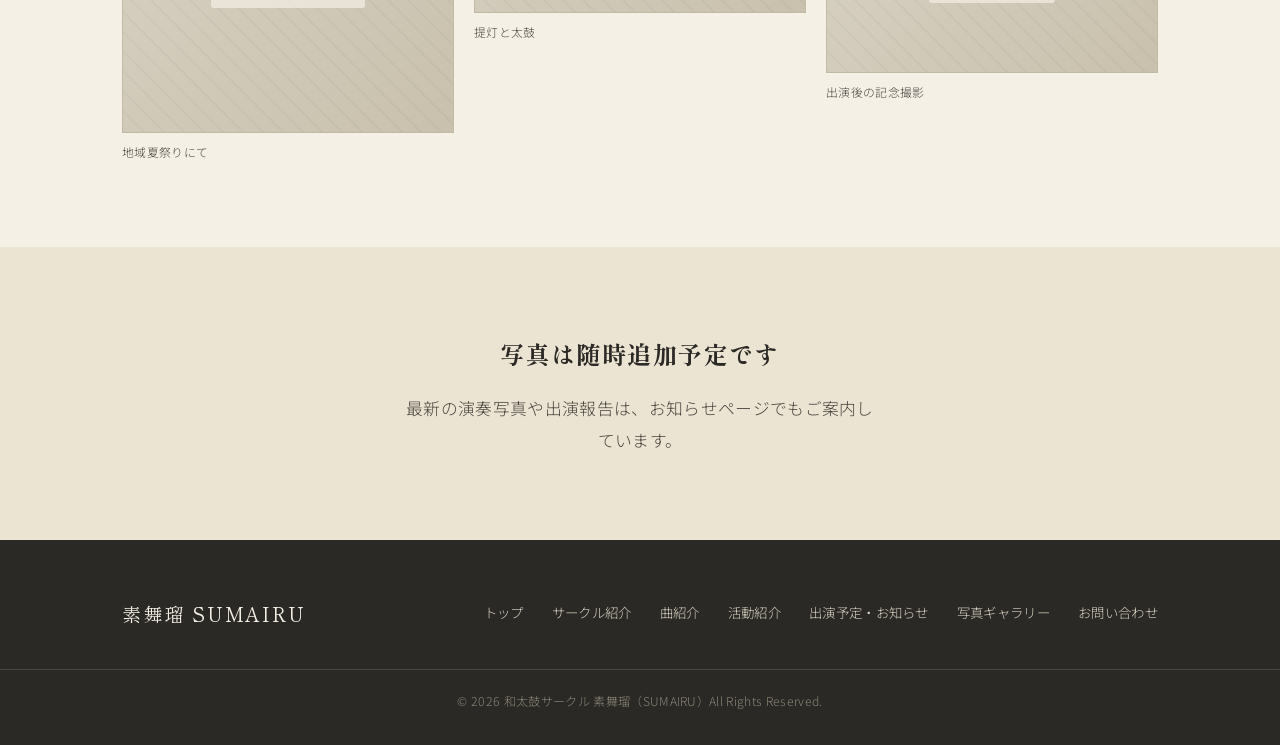
<file: gallery.html>
<!DOCTYPE html>
<html lang="ja">
<head>
<meta charset="UTF-8">
<meta name="viewport" content="width=device-width, initial-scale=1.0">
<title>写真ギャラリー | 素舞瑠（スマイル）</title>
<link rel="stylesheet" href="style.css">
<style>
  .filter-bar {
    display: flex;
    gap: 10px;
    flex-wrap: wrap;
    margin-top: 28px;
  }
  .filter-btn {
    padding: 9px 20px;
    border: 1px solid var(--washi);
    background: var(--cream);
    font-size: 0.82rem;
    letter-spacing: 0.04em;
    cursor: pointer;
    color: var(--ink-soft);
    transition: all 0.2s ease;
  }
  .filter-btn:hover { border-color: var(--vermilion); color: var(--vermilion-deep); }
  .filter-btn.active { background: var(--ink); color: var(--cream); border-color: var(--ink); }

  .gallery-grid {
    margin-top: 40px;
    columns: 3 220px;
    column-gap: 20px;
  }
  .g-item {
    break-inside: avoid;
    margin-bottom: 20px;
  }
  .g-item .photo-frame {
    height: 230px;
    cursor: pointer;
    transition: transform 0.25s ease, box-shadow 0.25s ease;
  }
  .g-item:nth-child(3n+1) .photo-frame { height: 290px; }
  .g-item:nth-child(5n+2) .photo-frame { height: 180px; }
  .g-item .photo-frame:hover { transform: translateY(-3px); box-shadow: 0 12px 24px rgba(43,41,37,0.15); }
  .g-item .g-cap { font-size: 0.74rem; color: var(--ink-soft); margin-top: 8px; letter-spacing: 0.03em; }
  @media (max-width: 600px) { .gallery-grid { columns: 1; } }
</style>
</head>
<body>

<header class="site-header">
  <div class="wrap">
    <a href="index.html" class="brand">
      <span class="brand-kanji">素舞瑠</span>
      <span class="brand-kana">SUMAIRU</span>
    </a>
    <button class="nav-toggle" aria-label="メニュー">☰</button>
    <nav class="main-nav">
      <ul>
        <li><a href="index.html">トップ</a></li>
        <li><a href="about.html">サークル紹介</a></li>
        <li><a href="songs.html">曲紹介</a></li>
        <li><a href="activities.html">活動紹介</a></li>
        <li><a href="schedule.html">出演予定・お知らせ</a></li>
        <li><a href="gallery.html" class="active">写真ギャラリー</a></li>
        <li><a href="contact.html">お問い合わせ</a></li>
      </ul>
    </nav>
  </div>
</header>

<section class="page-hero">
  <div class="wrap">
    <span class="eyebrow" style="color:#E8B49A;">Gallery</span>
    <h1>写真ギャラリー</h1>
    <p>演奏・集合写真・練習風景・お祭りの様子をお届けします。（準備中）</p>
  </div>
</section>

<section>
  <div class="wrap">
    <div class="filter-bar">
      <button class="filter-btn active" data-filter="all">すべて</button>
      <button class="filter-btn" data-filter="performance">演奏中</button>
      <button class="filter-btn" data-filter="group">集合写真</button>
      <button class="filter-btn" data-filter="practice">練習風景</button>
      <button class="filter-btn" data-filter="festival">お祭り</button>
    </div>

    <div class="gallery-grid" id="galleryGrid">
      <!-- items injected -->
    </div>
  </div>
</section>

<section class="alt text-center">
  <div class="wrap">
    <h2 style="font-size:1.5rem; margin-bottom:16px;">写真は随時<span class="brush">追加予定</span>です</h2>
    <p class="lead" style="max-width:480px; margin: 0 auto 0;">最新の演奏写真や出演報告は、お知らせページでもご案内しています。</p>
  </div>
</section>

<footer>
  <div class="wrap">
    <div><div class="f-brand">素舞瑠 SUMAIRU</div></div>
    <nav>
      <ul>
        <li><a href="index.html">トップ</a></li>
        <li><a href="about.html">サークル紹介</a></li>
        <li><a href="songs.html">曲紹介</a></li>
        <li><a href="activities.html">活動紹介</a></li>
        <li><a href="schedule.html">出演予定・お知らせ</a></li>
        <li><a href="gallery.html">写真ギャラリー</a></li>
        <li><a href="contact.html">お問い合わせ</a></li>
      </ul>
    </nav>
  </div>
  <div class="f-bottom">&copy; 2026 和太鼓サークル 素舞瑠（SUMAIRU）All Rights Reserved.</div>
</footer>

<script>
  document.querySelector('.nav-toggle').addEventListener('click', () => {
    document.querySelector('.main-nav').classList.toggle('open');
  });

  const photos = [
    { cat: 'performance', label: '演奏中の写真（仮）', cap: '○○祭　ステージ演奏' },
    { cat: 'group', label: '集合写真（仮）', cap: '練習後の集合写真' },
    { cat: 'practice', label: '練習風景（仮）', cap: '基礎打ちの練習' },
    { cat: 'festival', label: 'お祭りの様子（仮）', cap: '地域夏祭りにて' },
    { cat: 'performance', label: '演奏中の写真（仮）', cap: '地域文化祭　演奏風景' },
    { cat: 'practice', label: '練習風景（仮）', cap: '曲合わせ練習' },
    { cat: 'group', label: '集合写真（仮）', cap: '新メンバー歓迎会' },
    { cat: 'festival', label: 'お祭りの様子（仮）', cap: '提灯と太鼓' },
    { cat: 'performance', label: '演奏中の写真（仮）', cap: '夜間特設ステージ' },
    { cat: 'practice', label: '練習風景（仮）', cap: '初心者指導の様子' },
    { cat: 'festival', label: 'お祭りの様子（仮）', cap: '神社例大祭　奉納演奏' },
    { cat: 'group', label: '集合写真（仮）', cap: '出演後の記念撮影' },
  ];

  const grid = document.getElementById('galleryGrid');
  function render(filter) {
    grid.innerHTML = '';
    photos
      .filter(p => filter === 'all' || p.cat === filter)
      .forEach(p => {
        const item = document.createElement('div');
        item.className = 'g-item';
        item.innerHTML = `
          <div class="photo-frame"><span>${p.label}</span></div>
          <div class="g-cap">${p.cap}</div>
        `;
        grid.appendChild(item);
      });
  }
  render('all');

  document.querySelectorAll('.filter-btn').forEach(btn => {
    btn.addEventListener('click', () => {
      document.querySelectorAll('.filter-btn').forEach(b => b.classList.remove('active'));
      btn.classList.add('active');
      render(btn.dataset.filter);
    });
  });
</script>
</body>
</html>
</file>
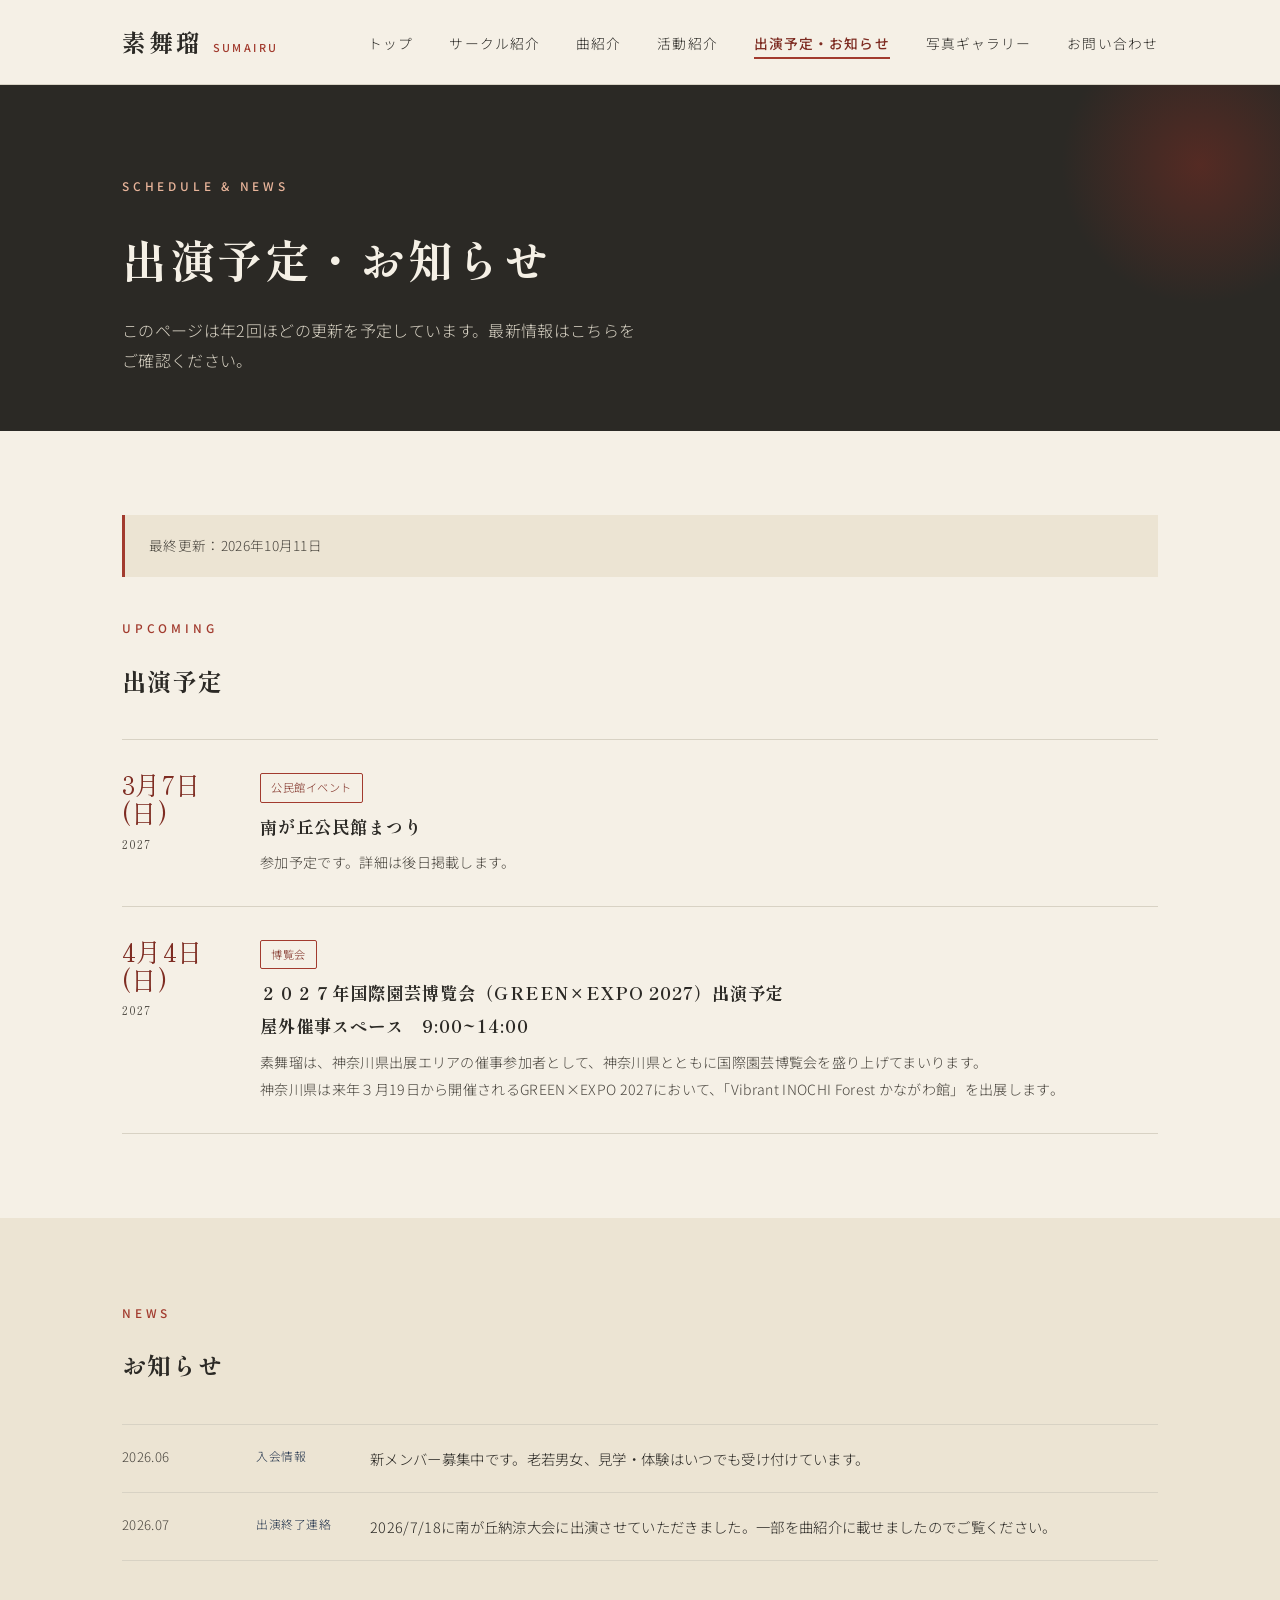
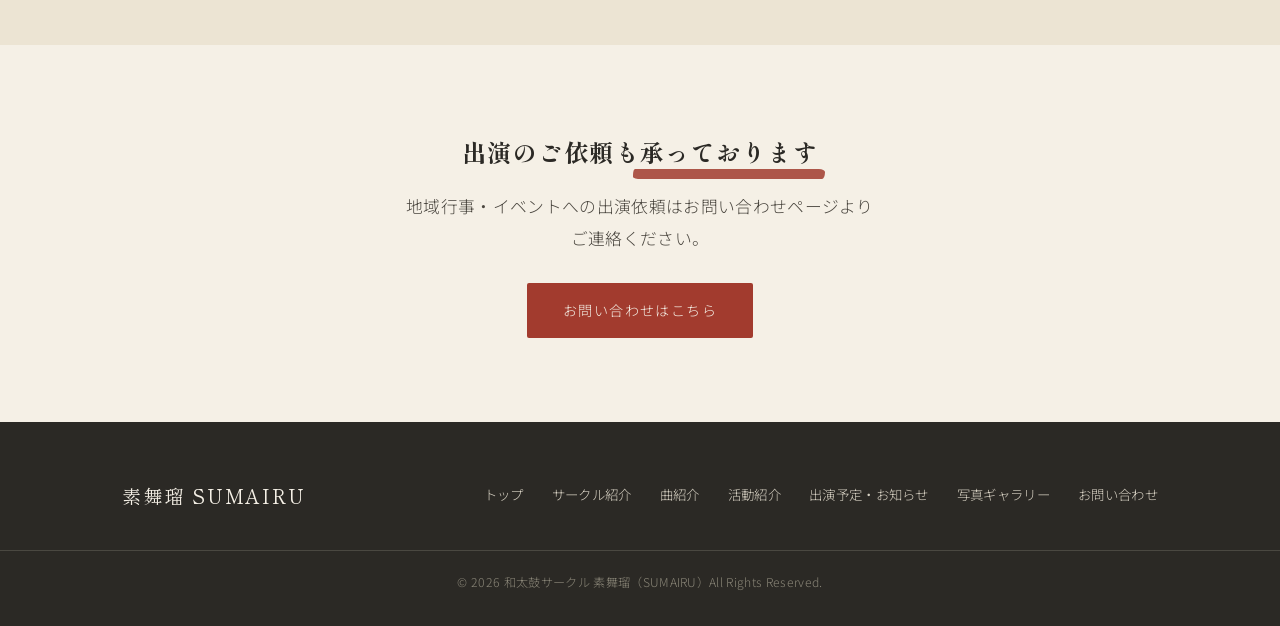
<file: schedule.html>
<!DOCTYPE html>
<html lang="ja">
<head>
<meta charset="UTF-8">
<meta name="viewport" content="width=device-width, initial-scale=1.0">
<title>出演予定・お知らせ | 素舞瑠（スマイル）</title>
<link rel="stylesheet" href="style.css">
<style>
  .update-note {
    background: var(--cream-deep);
    border-left: 3px solid var(--vermilion);
    padding: 18px 24px;
    font-size: 0.85rem;
    color: var(--ink-soft);
    margin-bottom: 8px;
  }

  .sched-list { margin-top: 36px; }
  .sched-item {
    display: flex;
    gap: 28px;
    padding: 30px 0;
    border-bottom: 1px solid var(--washi);
  }
  .sched-item:first-child { border-top: 1px solid var(--washi); }
  .sched-date {
    flex: 0 0 110px;
    font-family: 'Shippori Mincho', serif;
  }
  .sched-date .m { font-size: 1.6rem; color: var(--vermilion-deep); display:block; line-height: 1.1; }
  .sched-date .y { font-size: 0.72rem; color: var(--ink-soft); letter-spacing: 0.1em; }
  .sched-body h3 { font-size: 1.08rem; margin-bottom: 6px; }
  .sched-body p { font-size: 0.88rem; color: var(--ink-soft); }
  .tag {
    display: inline-block;
    font-size: 0.7rem;
    letter-spacing: 0.05em;
    padding: 3px 10px;
    border: 1px solid var(--vermilion);
    color: var(--vermilion-deep);
    border-radius: 2px;
    margin-bottom: 8px;
  }

  .news-list { margin-top: 36px; }
  .news-item {
    display: flex;
    gap: 24px;
    padding: 20px 0;
    border-bottom: 1px solid var(--washi);
    font-size: 0.9rem;
  }
  .news-item:first-child { border-top: 1px solid var(--washi); }
  .news-item .n-date { flex: 0 0 110px; color: var(--ink-soft); font-size: 0.82rem; }
  .news-item .n-cat {
    flex: 0 0 90px;
    font-size: 0.74rem;
    color: var(--indigo);
    letter-spacing: 0.05em;
  }
  .news-item .n-text { flex: 1; }
</style>
</head>
<body>

<header class="site-header">
  <div class="wrap">
    <a href="index.html" class="brand">
      <span class="brand-kanji">素舞瑠</span>
      <span class="brand-kana">SUMAIRU</span>
    </a>
    <button class="nav-toggle" aria-label="メニュー">☰</button>
    <nav class="main-nav">
      <ul>
        <li><a href="index.html">トップ</a></li>
        <li><a href="about.html">サークル紹介</a></li>
        <li><a href="songs.html">曲紹介</a></li>
        <li><a href="activities.html">活動紹介</a></li>
        <li><a href="schedule.html" class="active">出演予定・お知らせ</a></li>
        <li><a href="gallery.html">写真ギャラリー</a></li>
        <li><a href="contact.html">お問い合わせ</a></li>
      </ul>
    </nav>
  </div>
</header>

<section class="page-hero">
  <div class="wrap">
    <span class="eyebrow" style="color:#E8B49A;">Schedule &amp; News</span>
    <h1>出演予定・お知らせ</h1>
    <p>このページは年2回ほどの更新を予定しています。最新情報はこちらをご確認ください。</p>
  </div>
</section>

<section>
  <div class="wrap">
    <div class="update-note">最終更新：2026年10月11日</div>

    <span class="eyebrow" style="margin-top:40px;">Upcoming</span>
    <h2 style="font-size:1.5rem;">出演予定</h2>

    <div class="sched-list">
      <div class="sched-item">
        <div class="sched-date"><span class="m">3月7日(日)</span><span class="y">2027</span></div>
        <div class="sched-body">
          <span class="tag">公民館イベント</span>
          <h3>南が丘公民館まつり</h3>
          <p>参加予定です。詳細は後日掲載します。</p>
        </div>
      </div>
            <div class="sched-item">
        <div class="sched-date"><span class="m">4月4日(日)</span><span class="y">2027</span></div>
        <div class="sched-body">
          <span class="tag">博覧会</span>
          <h3>２０２７年国際園芸博覧会（GREEN×EXPO 2027）出演予定
            <br>屋外催事スペース　9:00~14:00
          </h3>
          <p>素舞瑠は、神奈川県出展エリアの催事参加者として、神奈川県とともに国際園芸博覧会を盛り上げてまいります。
            <br>神奈川県は来年３月19日から開催されるGREEN×EXPO 2027において、「Vibrant INOCHI Forest かながわ館」を出展します。</p>
        </div>
      </div>

    </div>
  </div>
</section>

<section class="alt">
  <div class="wrap">
    <span class="eyebrow">News</span>
    <h2 style="font-size:1.5rem;">お知らせ</h2>
    <div class="news-list">
      <div class="news-item">
        <div class="n-date">2026.06</div>
        <div class="n-cat">入会情報</div>
        <div class="n-text">新メンバー募集中です。老若男女、見学・体験はいつでも受け付けています。</div>
      </div>
      <div class="news-item">
        <div class="n-date">2026.07</div>
        <div class="n-cat">出演終了連絡</div>
        <div class="n-text">2026/7/18に南が丘納涼大会に出演させていただきました。一部を曲紹介に載せましたのでご覧ください。</div>
      </div>
    </div>
  </div>
</section>

<section class="text-center">
  <div class="wrap">
    <h2 style="font-size:1.5rem; margin-bottom:16px;">出演のご依頼も<span class="brush">承っております</span></h2>
    <p class="lead" style="max-width:480px; margin: 0 auto 28px;">地域行事・イベントへの出演依頼はお問い合わせページよりご連絡ください。</p>
    <a href="contact.html" class="btn">お問い合わせはこちら</a>
  </div>
</section>

<footer>
  <div class="wrap">
    <div><div class="f-brand">素舞瑠 SUMAIRU</div></div>
    <nav>
      <ul>
        <li><a href="index.html">トップ</a></li>
        <li><a href="about.html">サークル紹介</a></li>
        <li><a href="songs.html">曲紹介</a></li>
        <li><a href="activities.html">活動紹介</a></li>
        <li><a href="schedule.html">出演予定・お知らせ</a></li>
        <li><a href="gallery.html">写真ギャラリー</a></li>
        <li><a href="contact.html">お問い合わせ</a></li>
      </ul>
    </nav>
  </div>
  <div class="f-bottom">&copy; 2026 和太鼓サークル 素舞瑠（SUMAIRU）All Rights Reserved.</div>
</footer>

<script>
  document.querySelector('.nav-toggle').addEventListener('click', () => {
    document.querySelector('.main-nav').classList.toggle('open');
  });
</script>
</body>
</html>
</file>
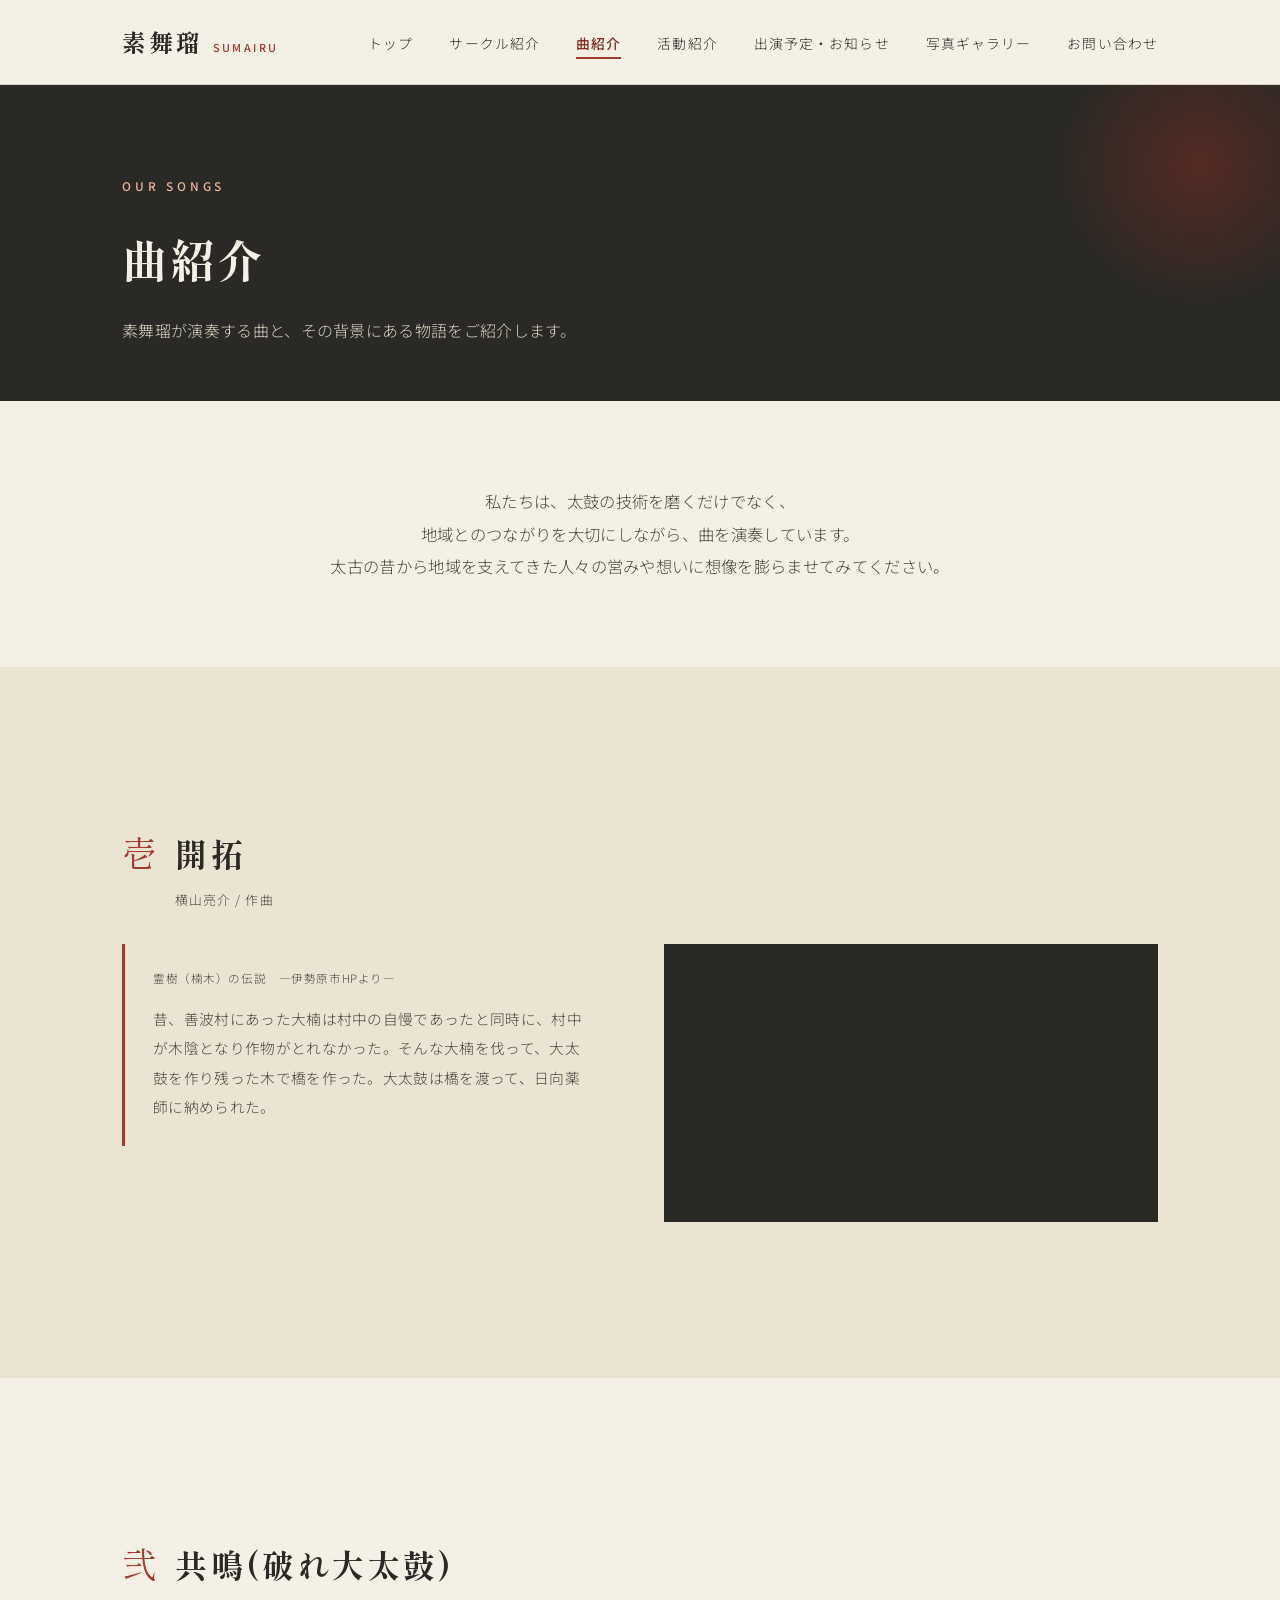
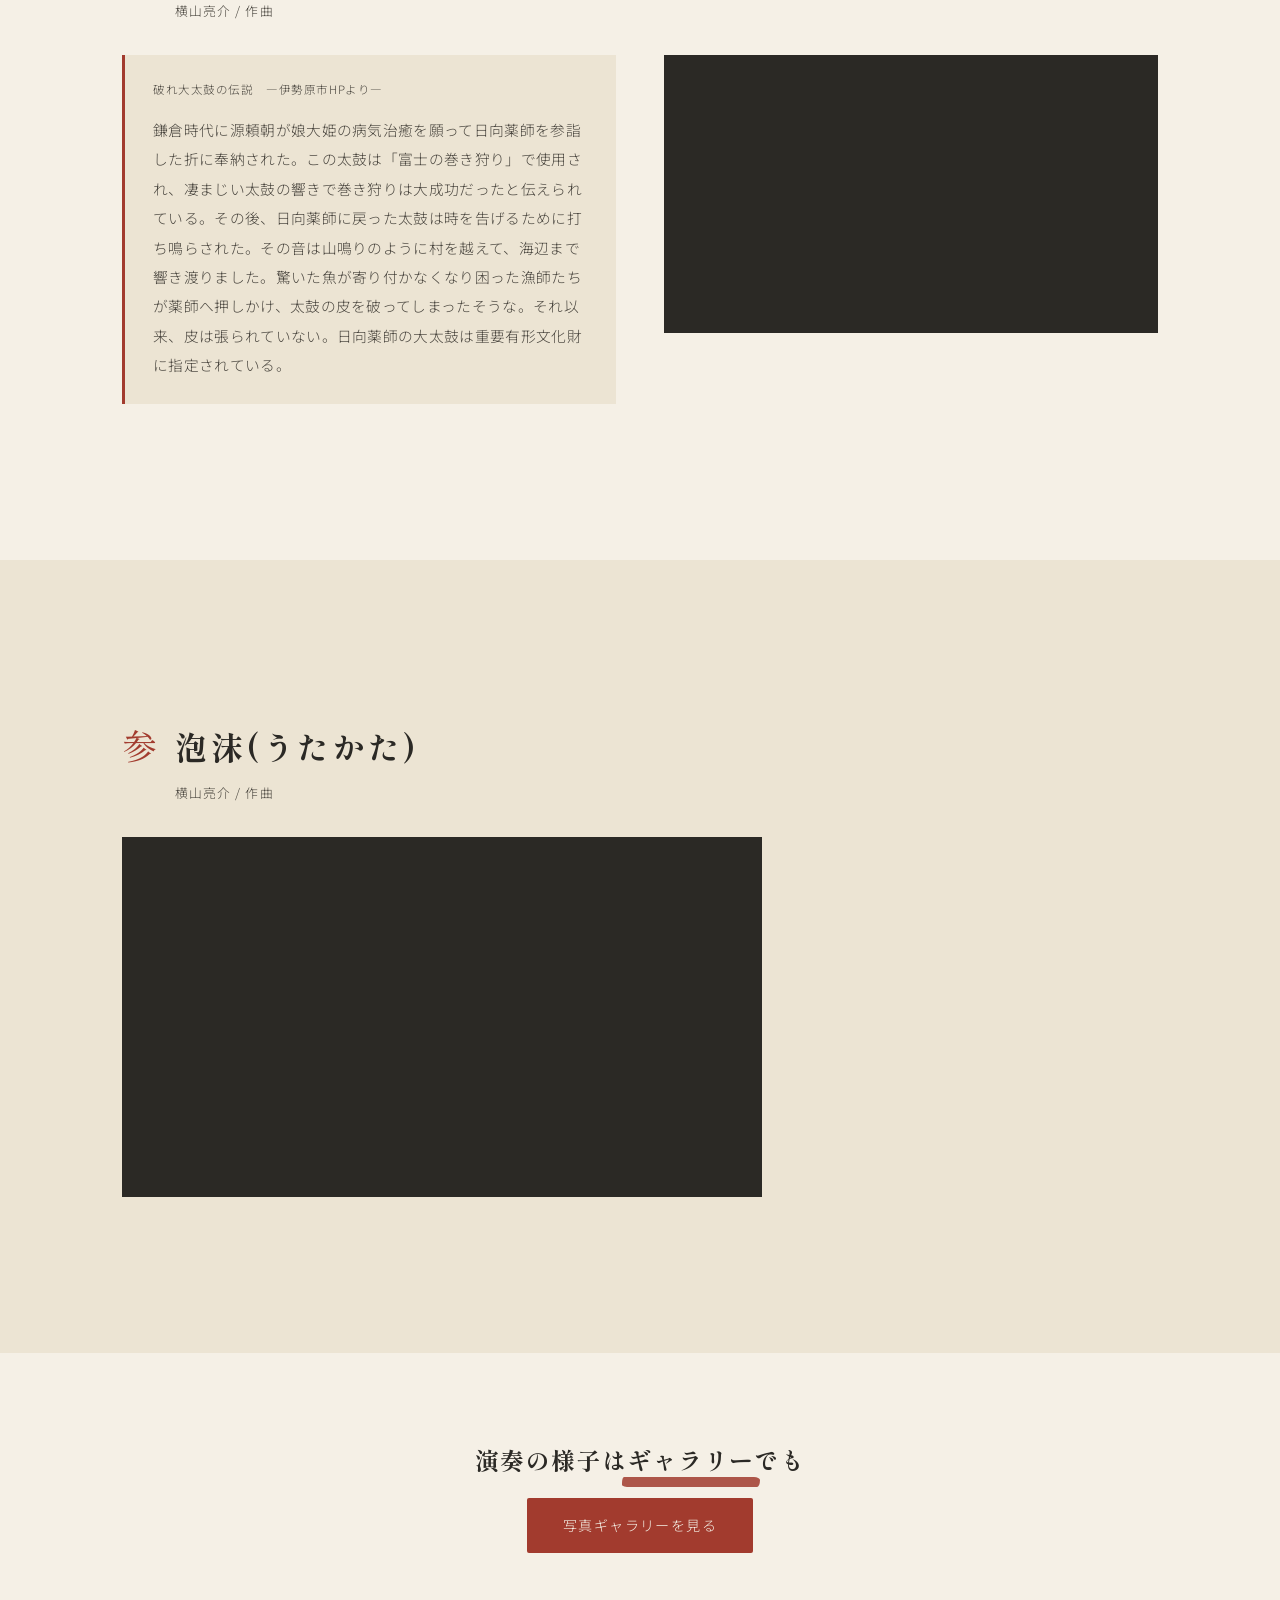
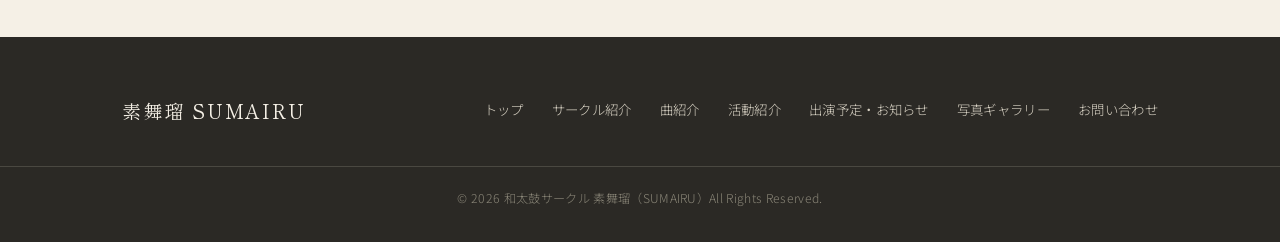
<file: songs.html>
<!DOCTYPE html>
<html lang="ja">
<head>
<meta charset="UTF-8">
<meta name="viewport" content="width=device-width, initial-scale=1.0">
<title>曲紹介 | 素舞瑠（スマイル）</title>
<link rel="stylesheet" href="style.css">
<style>
  /* 全体リード */
  .songs-lead {
    max-width: 700px;
    margin: 0 auto;
    text-align: center;
  }
  .songs-lead p {
    font-size: 1.02rem;
    color: var(--ink-soft);
    line-height: 2;
  }

  /* 曲ブロック */
  .song-block {
    padding: 72px 0;
    border-bottom: 1px solid var(--washi);
  }
  .song-block:last-child { border-bottom: none; }

  .song-header {
    display: flex;
    align-items: baseline;
    gap: 18px;
    margin-bottom: 32px;
  }
  .song-number {
    font-family: 'Shippori Mincho', serif;
    font-size: 2.2rem;
    color: var(--vermilion);
    line-height: 1;
  }
  .song-title-wrap {}
  .song-title-wrap h2 {
    font-size: 2rem;
    letter-spacing: 0.1em;
  }
  .song-composer-label {
    font-size: 0.8rem;
    color: var(--ink-soft);
    letter-spacing: 0.08em;
    margin-top: 4px;
  }

  /* 本文レイアウト */
  .song-body {
    display: grid;
    grid-template-columns: 1fr 1fr;
    gap: 48px;
    align-items: start;
  }

  /* 説明文 */
  .song-story {
    background: var(--cream-deep);
    border-left: 3px solid var(--vermilion);
    padding: 24px 28px;
  }
  .song-story .story-source {
    font-size: 0.72rem;
    color: var(--ink-soft);
    letter-spacing: 0.05em;
    margin-bottom: 14px;
    display: block;
  }
  .song-story p {
    font-size: 0.92rem;
    color: var(--ink-soft);
    line-height: 2;
  }

  /* 動画 */
  .song-video {
    position: relative;
    width: 100%;
    aspect-ratio: 16/9;
    background: var(--ink);
  }
  .song-video iframe {
    position: absolute;
    inset: 0;
    width: 100%;
    height: 100%;
    border: none;
  }

  /* 泡沫（説明文なし）は動画を中央寄せ */
  .song-body.video-only {
    grid-template-columns: 1fr;
    max-width: 640px;
  }

  @media (max-width: 760px) {
    .song-body { grid-template-columns: 1fr; gap: 28px; }
    .song-body.video-only { max-width: 100%; }
    .song-number { font-size: 1.6rem; }
    .song-title-wrap h2 { font-size: 1.5rem; }
  }
</style>
</head>
<body>

<header class="site-header">
  <div class="wrap">
    <a href="index.html" class="brand">
      <span class="brand-kanji">素舞瑠</span>
      <span class="brand-kana">SUMAIRU</span>
    </a>
    <button class="nav-toggle" aria-label="メニュー">☰</button>
    <nav class="main-nav">
      <ul>
        <li><a href="index.html">トップ</a></li>
        <li><a href="about.html">サークル紹介</a></li>
        <li><a href="songs.html" class="active">曲紹介</a></li>
        <li><a href="activities.html">活動紹介</a></li>
        <li><a href="schedule.html">出演予定・お知らせ</a></li>
        <li><a href="gallery.html">写真ギャラリー</a></li>
        <li><a href="contact.html">お問い合わせ</a></li>
      </ul>
    </nav>
  </div>
</header>

<section class="page-hero">
  <div class="wrap">
    <span class="eyebrow" style="color:#E8B49A;">Our Songs</span>
    <h1>曲紹介</h1>
    <p>素舞瑠が演奏する曲と、その背景にある物語をご紹介します。</p>
  </div>
</section>

<!-- リード文 -->
<section>
  <div class="wrap">
    <div class="songs-lead">
      <p>私たちは、太鼓の技術を磨くだけでなく、<br>地域とのつながりを大切にしながら、曲を演奏しています。<br>太古の昔から地域を支えてきた人々の営みや想いに想像を膨らませてみてください。</p>
    </div>
  </div>
</section>

<!-- 開拓 -->
<section class="alt">
  <div class="wrap">
    <div class="song-block">
      <div class="song-header">
        <span class="song-number">壱</span>
        <div class="song-title-wrap">
          <h2>開拓</h2>
          <div class="song-composer-label">横山亮介 / 作曲</div>
        </div>
      </div>
      <div class="song-body">
        <div class="song-story">
          <span class="story-source">霊樹（楠木）の伝説　―伊勢原市HPより―</span>
          <p>昔、善波村にあった大楠は村中の自慢であったと同時に、村中が木陰となり作物がとれなかった。そんな大楠を伐って、大太鼓を作り残った木で橋を作った。大太鼓は橋を渡って、日向薬師に納められた。</p>
        </div>
        <div class="song-video">
          <iframe src="https://www.youtube.com/embed/M6236a0WIME?si=wYmBPyaeFntFwDBA" title="開拓" allow="accelerometer; autoplay; clipboard-write; encrypted-media; gyroscope; picture-in-picture; web-share" referrerpolicy="strict-origin-when-cross-origin" allowfullscreen></iframe>
        </div>
      </div>
    </div>
  </div>
</section>

<!-- 共鳴 -->
<section>
  <div class="wrap">
    <div class="song-block">
      <div class="song-header">
        <span class="song-number">弐</span>
        <div class="song-title-wrap">
          <h2>共鳴(破れ大太鼓)</h2>
          <div class="song-composer-label">横山亮介 / 作曲</div>
        </div>
      </div>
      <div class="song-body">
        <div class="song-story">
          <span class="story-source">破れ大太鼓の伝説　―伊勢原市HPより―</span>
          <p>鎌倉時代に源頼朝が娘大姫の病気治癒を願って日向薬師を参詣した折に奉納された。この太鼓は「富士の巻き狩り」で使用され、凄まじい太鼓の響きで巻き狩りは大成功だったと伝えられている。その後、日向薬師に戻った太鼓は時を告げるために打ち鳴らされた。その音は山鳴りのように村を越えて、海辺まで響き渡りました。驚いた魚が寄り付かなくなり困った漁師たちが薬師へ押しかけ、太鼓の皮を破ってしまったそうな。それ以来、皮は張られていない。日向薬師の大太鼓は重要有形文化財に指定されている。</p>
        </div>
        <div class="song-video">
          <iframe width="560" height="315" src="https://www.youtube.com/embed/J5xwe0Z9cFs?si=Knd4IWRqvGJwAsXH" title="YouTube video player" frameborder="0" allow="accelerometer; autoplay; clipboard-write; encrypted-media; gyroscope; picture-in-picture; web-share" referrerpolicy="strict-origin-when-cross-origin" allowfullscreen></iframe>
        </div>
      </div>
    </div>
  </div>
</section>

<!-- 泡沫 -->
<section class="alt">
  <div class="wrap">
    <div class="song-block">
      <div class="song-header">
        <span class="song-number">参</span>
        <div class="song-title-wrap">
          <h2>泡沫(うたかた)</h2>
          <div class="song-composer-label">横山亮介 / 作曲</div>
        </div>
      </div>
      <div class="song-body video-only">
        <div class="song-video">
          <iframe src="https://www.youtube.com/embed/9UwK7MYTAGI?si=5Svv-KizAbHT5CDt" title="泡沫" allow="accelerometer; autoplay; clipboard-write; encrypted-media; gyroscope; picture-in-picture; web-share" referrerpolicy="strict-origin-when-cross-origin" allowfullscreen></iframe>
        </div>
      </div>
    </div>
  </div>
</section>

<section class="text-center">
  <div class="wrap">
    <h2 style="font-size:1.5rem; margin-bottom:16px;">演奏の様子は<span class="brush">ギャラリー</span>でも</h2>
    <a href="gallery.html" class="btn">写真ギャラリーを見る</a>
  </div>
</section>

<footer>
  <div class="wrap">
    <div><div class="f-brand">素舞瑠 SUMAIRU</div></div>
    <nav>
      <ul>
        <li><a href="index.html">トップ</a></li>
        <li><a href="about.html">サークル紹介</a></li>
        <li><a href="songs.html">曲紹介</a></li>
        <li><a href="activities.html">活動紹介</a></li>
        <li><a href="schedule.html">出演予定・お知らせ</a></li>
        <li><a href="gallery.html">写真ギャラリー</a></li>
        <li><a href="contact.html">お問い合わせ</a></li>
      </ul>
    </nav>
  </div>
  <div class="f-bottom">&copy; 2026 和太鼓サークル 素舞瑠（SUMAIRU）All Rights Reserved.</div>
</footer>

<script>
  document.querySelector('.nav-toggle').addEventListener('click', () => {
    document.querySelector('.main-nav').classList.toggle('open');
  });
</script>
</body>
</html>
</file>
<file: style.css>
@import url('https://fonts.googleapis.com/css2?family=Shippori+Mincho:wght@400;500;600;700;800&family=Noto+Sans+JP:wght@300;400;500;700&display=swap');

:root {
  --ink: #2B2925;
  --ink-soft: #4A463F;
  --cream: #F5F0E6;
  --cream-deep: #ECE4D3;
  --washi: #D8D2C4;
  --vermilion: #A23B2E;
  --vermilion-deep: #7E2C22;
  --indigo: #23344D;
  --indigo-soft: #3A4D68;
  --max-w: 1100px;
}

* { margin: 0; padding: 0; box-sizing: border-box; }

html { scroll-behavior: smooth; }

body {
  font-family: 'Noto Sans JP', sans-serif;
  background: var(--cream);
  color: var(--ink);
  line-height: 1.9;
  font-weight: 300;
  letter-spacing: 0.02em;
}

h1, h2, h3, .display {
  font-family: 'Shippori Mincho', serif;
  font-weight: 700;
  color: var(--ink);
  letter-spacing: 0.06em;
}

a { color: inherit; text-decoration: none; }

img { max-width: 100%; display: block; }

.wrap {
  max-width: var(--max-w);
  margin: 0 auto;
  padding: 0 32px;
}

/* ---------- Header / Nav ---------- */
.site-header {
  position: sticky;
  top: 0;
  z-index: 100;
  background: rgba(245, 240, 230, 0.92);
  backdrop-filter: blur(8px);
  border-bottom: 1px solid var(--washi);
}

.site-header .wrap {
  display: flex;
  align-items: center;
  justify-content: space-between;
  height: 84px;
}

.brand {
  display: flex;
  align-items: baseline;
  gap: 10px;
}

.brand-kanji {
  font-family: 'Shippori Mincho', serif;
  font-size: 1.5rem;
  font-weight: 800;
  letter-spacing: 0.12em;
}

.brand-kana {
  font-size: 0.68rem;
  letter-spacing: 0.22em;
  color: var(--vermilion);
  font-weight: 500;
}

nav.main-nav ul {
  list-style: none;
  display: flex;
  gap: 36px;
}

nav.main-nav a {
  font-size: 0.86rem;
  letter-spacing: 0.08em;
  position: relative;
  padding-bottom: 6px;
  white-space: nowrap;
}

nav.main-nav a::after {
  content: "";
  position: absolute;
  left: 0;
  bottom: 0;
  width: 0;
  height: 2px;
  background: var(--vermilion);
  transition: width 0.25s ease;
}

nav.main-nav a:hover::after,
nav.main-nav a.active::after {
  width: 100%;
}

nav.main-nav a.active { color: var(--vermilion-deep); font-weight: 500; }

.nav-toggle {
  display: none;
  background: none;
  border: none;
  font-size: 1.6rem;
  color: var(--ink);
  cursor: pointer;
}

@media (max-width: 760px) {
  nav.main-nav {
    position: fixed;
    top: 84px;
    left: 0;
    right: 0;
    background: var(--cream);
    border-bottom: 1px solid var(--washi);
    max-height: 0;
    overflow: hidden;
    transition: max-height 0.3s ease;
  }
  nav.main-nav.open { max-height: 400px; }
  nav.main-nav ul {
    flex-direction: column;
    gap: 0;
    padding: 8px 32px 24px;
  }
  nav.main-nav li { border-bottom: 1px solid var(--washi); }
  nav.main-nav a { display: block; padding: 16px 0; }
  .nav-toggle { display: block; }
}

/* ---------- Brush underline signature ---------- */
.brush {
  display: inline-block;
  position: relative;
}
.brush::after {
  content: "";
  position: absolute;
  left: -4%;
  right: -4%;
  bottom: -0.18em;
  height: 0.42em;
  background: var(--vermilion);
  opacity: 0.85;
  border-radius: 2px 6px 3px 8px / 6px 3px 7px 2px;
  z-index: -1;
}

/* ---------- Eyebrow label ---------- */
.eyebrow {
  font-size: 0.74rem;
  letter-spacing: 0.32em;
  color: var(--vermilion);
  font-weight: 500;
  text-transform: uppercase;
  margin-bottom: 18px;
  display: block;
}

/* ---------- Hachi divider (drumstick mark) ---------- */
.hachi-divider {
  display: flex;
  align-items: center;
  justify-content: center;
  gap: 14px;
  margin: 64px 0;
  color: var(--washi);
}
.hachi-divider .line { height: 1px; background: var(--washi); flex: 1; max-width: 220px; }
.hachi-divider .mark { font-size: 1.1rem; color: var(--vermilion); transform: rotate(20deg); }

/* ---------- Page hero (inner pages) ---------- */
.page-hero {
  background: var(--ink);
  color: var(--cream);
  padding: 90px 0 56px;
  position: relative;
  overflow: hidden;
}
.page-hero::before {
  content: "";
  position: absolute;
  right: -60px;
  top: -60px;
  width: 280px;
  height: 280px;
  border-radius: 50%;
  background: radial-gradient(circle, var(--vermilion-deep) 0%, transparent 70%);
  opacity: 0.5;
}
.page-hero h1 {
  font-size: clamp(2rem, 4vw, 2.8rem);
  color: var(--cream);
  position: relative;
}
.page-hero p {
  margin-top: 14px;
  color: var(--washi);
  font-size: 1rem;
  max-width: 520px;
  position: relative;
}

/* ---------- Section spacing ---------- */
section { padding: 84px 0; }
section.alt { background: var(--cream-deep); }

/* ---------- Placeholder photo frame (drum-head style) ---------- */
.photo-frame {
  background: linear-gradient(135deg, var(--washi) 0%, #c9c1ad 100%);
  border: 1px solid #c2baa4;
  display: flex;
  align-items: center;
  justify-content: center;
  color: var(--ink-soft);
  font-size: 0.82rem;
  letter-spacing: 0.08em;
  text-align: center;
  position: relative;
  overflow: hidden;
}
.photo-frame::before {
  content: "";
  position: absolute;
  inset: 0;
  background:
    repeating-linear-gradient(45deg, rgba(43,41,37,0.035) 0 2px, transparent 2px 14px);
}
.photo-frame span {
  position: relative;
  padding: 8px 14px;
  background: rgba(245,240,230,0.7);
  border-radius: 3px;
}
.photo-frame.round { border-radius: 50%; aspect-ratio: 1/1; }

/* ---------- Buttons ---------- */
.btn {
  display: inline-block;
  padding: 14px 36px;
  background: var(--vermilion);
  color: var(--cream);
  font-size: 0.88rem;
  letter-spacing: 0.1em;
  border-radius: 2px;
  transition: background 0.2s ease, transform 0.2s ease;
}
.btn:hover { background: var(--vermilion-deep); transform: translateY(-1px); }
.btn.outline {
  background: transparent;
  border: 1px solid var(--cream);
  color: var(--cream);
}
.btn.outline:hover { background: rgba(245,240,230,0.1); }

/* ---------- Footer ---------- */
footer {
  background: var(--ink);
  color: var(--washi);
  padding: 56px 0 32px;
  margin-top: 0;
}
footer .wrap {
  display: flex;
  flex-wrap: wrap;
  justify-content: space-between;
  gap: 32px;
}
footer .f-brand {
  font-family: 'Shippori Mincho', serif;
  font-size: 1.2rem;
  color: var(--cream);
  letter-spacing: 0.1em;
}
footer nav ul {
  list-style: none;
  display: flex;
  flex-wrap: wrap;
  gap: 8px 28px;
}
footer nav a { font-size: 0.84rem; color: var(--washi); }
footer nav a:hover { color: var(--cream); }
.f-bottom {
  border-top: 1px solid rgba(216,210,196,0.18);
  margin-top: 36px;
  padding-top: 20px;
  font-size: 0.76rem;
  color: #8a8678;
  text-align: center;
}

/* ---------- Utility ---------- */
.text-center { text-align: center; }
.lead { font-size: 1.05rem; color: var(--ink-soft); }
.grid-2 { display: grid; grid-template-columns: 1fr 1fr; gap: 48px; align-items: center; }
.grid-3 { display: grid; grid-template-columns: repeat(3, 1fr); gap: 28px; }
@media (max-width: 760px) {
  .grid-2, .grid-3 { grid-template-columns: 1fr; }
}
</file>
